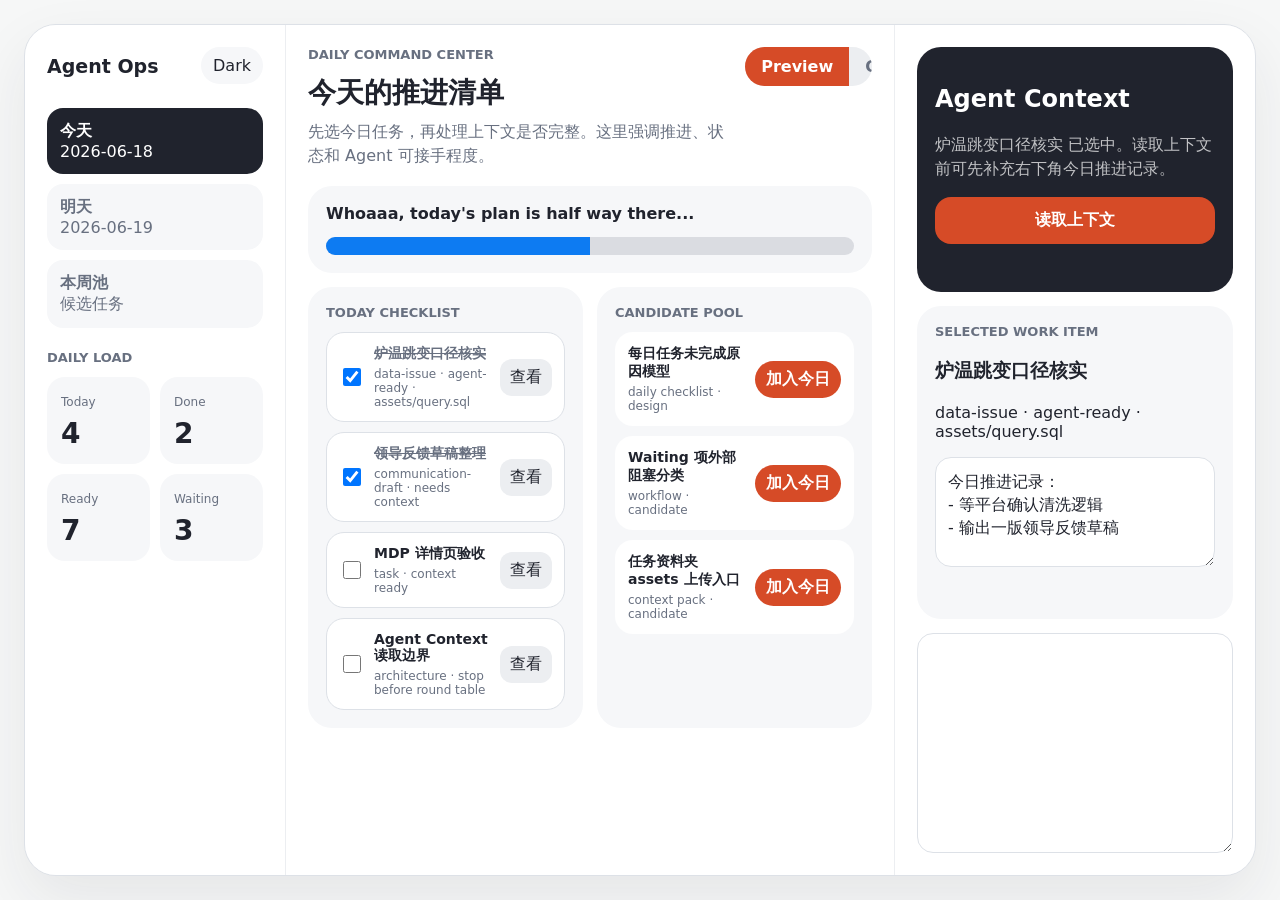
<file: design-demos/agent-ops-daily-demo.html>
<!doctype html>
<html lang="zh-CN" data-theme="light">
  <head>
    <meta charset="utf-8">
    <meta name="viewport" content="width=device-width, initial-scale=1">
    <title>Agent Operations Daily Demo</title>
    <style>
      :root {
        --bg: #f6f7f7;
        --canvas: #eceef1;
        --panel: #ffffff;
        --panel-soft: #f6f7f9;
        --ink: #20232d;
        --muted: #687080;
        --line: #dde1e7;
        --orange: #d64b27;
        --blue: #0d7bf2;
        --green: #078f43;
        --amber: #be6900;
        --shadow: 0 24px 60px rgba(33, 37, 45, 0.08);
        color-scheme: light;
        font-family: Inter, ui-sans-serif, system-ui, -apple-system, BlinkMacSystemFont, "Segoe UI", sans-serif;
      }

      [data-theme="dark"] {
        --bg: #16171b;
        --canvas: #23252b;
        --panel: #2c2f37;
        --panel-soft: #24272e;
        --ink: #f2f4f8;
        --muted: #a7afbd;
        --line: #3a3f49;
        --orange: #ef7045;
        --blue: #5ea5ff;
        --green: #38b56e;
        --amber: #df9442;
        --shadow: 0 28px 70px rgba(0, 0, 0, 0.28);
        color-scheme: dark;
      }

      * {
        box-sizing: border-box;
      }

      body {
        margin: 0;
        min-height: 100vh;
        background: var(--bg);
        color: var(--ink);
      }

      button,
      textarea {
        font: inherit;
      }

      .shell {
        padding: 24px;
      }

      .app {
        display: grid;
        grid-template-columns: 260px minmax(520px, 1fr) 360px;
        gap: 1px;
        overflow: hidden;
        min-height: calc(100vh - 48px);
        border: 1px solid var(--line);
        border-radius: 32px;
        background: var(--canvas);
        box-shadow: var(--shadow);
      }

      .pane {
        background: var(--panel);
        padding: 22px;
        overflow: auto;
      }

      .brand {
        display: flex;
        align-items: center;
        justify-content: space-between;
        margin-bottom: 24px;
      }

      .brand h1 {
        margin: 0;
        font-size: 19px;
      }

      .theme-toggle,
      .pill-button,
      .primary-button {
        border: 0;
        cursor: pointer;
      }

      .theme-toggle {
        border-radius: 999px;
        background: var(--panel-soft);
        color: var(--ink);
        padding: 9px 12px;
      }

      .date-stack {
        display: grid;
        gap: 10px;
      }

      .date-button {
        border: 0;
        border-radius: 16px;
        background: var(--panel-soft);
        color: var(--muted);
        cursor: pointer;
        padding: 13px;
        text-align: left;
      }

      .date-button.active {
        background: var(--ink);
        color: var(--panel);
      }

      .nav-block {
        margin-top: 22px;
      }

      .nav-block h2,
      .main-head h2,
      .side-title {
        margin: 0 0 12px;
        font-size: 13px;
        color: var(--muted);
        text-transform: uppercase;
      }

      .metric-grid {
        display: grid;
        grid-template-columns: repeat(2, 1fr);
        gap: 10px;
      }

      .metric {
        border-radius: 18px;
        background: var(--panel-soft);
        padding: 14px;
      }

      .metric span {
        color: var(--muted);
        font-size: 12px;
      }

      .metric strong {
        display: block;
        margin-top: 7px;
        font-size: 28px;
      }

      .main-head {
        display: flex;
        align-items: flex-start;
        justify-content: space-between;
        gap: 16px;
        margin-bottom: 18px;
      }

      .main-head h1 {
        margin: 0 0 8px;
        font-size: 28px;
      }

      .main-head p {
        margin: 0;
        color: var(--muted);
        line-height: 1.5;
      }

      .segmented {
        display: flex;
        overflow: hidden;
        border-radius: 999px;
        background: var(--canvas);
      }

      .segmented span {
        padding: 10px 16px;
        color: var(--muted);
        font-weight: 720;
      }

      .segmented .active {
        background: var(--orange);
        color: white;
      }

      .progress-card,
      .today-card,
      .queue-card,
      .agent-panel,
      .detail-panel {
        border-radius: 24px;
        background: var(--panel-soft);
        padding: 18px;
      }

      .progress-card {
        margin-bottom: 14px;
      }

      .progress-card h3 {
        margin: 0 0 14px;
        font-size: 16px;
      }

      .track {
        overflow: hidden;
        height: 18px;
        border-radius: 999px;
        background: color-mix(in oklab, var(--muted) 20%, transparent);
      }

      .fill {
        width: 50%;
        height: 100%;
        background: var(--blue);
        transition: width 180ms ease;
      }

      .section-grid {
        display: grid;
        grid-template-columns: 1fr 1fr;
        gap: 14px;
      }

      .task-list {
        display: grid;
        gap: 10px;
      }

      .task-row {
        display: grid;
        grid-template-columns: auto 1fr auto;
        gap: 10px;
        align-items: center;
        border: 1px solid var(--line);
        border-radius: 18px;
        background: var(--panel);
        padding: 12px;
      }

      .task-row input {
        width: 18px;
        height: 18px;
      }

      .task-row button {
        border: 0;
        border-radius: 12px;
        background: var(--canvas);
        color: var(--ink);
        cursor: pointer;
        padding: 8px 10px;
      }

      .task-title {
        display: grid;
        gap: 4px;
      }

      .task-title strong {
        font-size: 14px;
      }

      .task-title span {
        color: var(--muted);
        font-size: 12px;
      }

      .checked strong {
        text-decoration: line-through;
        color: var(--muted);
      }

      .queue-item {
        display: grid;
        grid-template-columns: 1fr auto;
        gap: 10px;
        align-items: center;
        border-radius: 18px;
        background: var(--panel);
        padding: 13px;
      }

      .pill-button {
        border-radius: 999px;
        background: var(--orange);
        color: #fff;
        padding: 8px 11px;
        font-weight: 760;
      }

      .side-stack {
        display: grid;
        gap: 14px;
      }

      .agent-panel {
        background: var(--ink);
        color: var(--panel);
      }

      .agent-panel p {
        color: color-mix(in oklab, var(--panel) 72%, transparent);
        line-height: 1.5;
      }

      .primary-button {
        width: 100%;
        border-radius: 16px;
        background: var(--orange);
        color: #fff;
        padding: 13px;
        font-weight: 800;
      }

      .context-output,
      .notes {
        width: 100%;
        border: 1px solid var(--line);
        border-radius: 16px;
        background: var(--panel);
        color: var(--ink);
        padding: 12px;
        line-height: 1.45;
        resize: vertical;
      }

      .context-output {
        min-height: 190px;
      }

      .notes {
        min-height: 110px;
      }

      @media (max-width: 1180px) {
        .app {
          grid-template-columns: 1fr;
        }
      }
    </style>
  </head>
  <body>
    <main class="shell">
      <section class="app">
        <aside class="pane">
          <div class="brand">
            <h1>Agent Ops</h1>
            <button class="theme-toggle" id="themeToggle">Dark</button>
          </div>

          <div class="date-stack" id="dateStack">
            <button class="date-button active" data-date="2026-06-18"><strong>今天</strong><br>2026-06-18</button>
            <button class="date-button" data-date="2026-06-19"><strong>明天</strong><br>2026-06-19</button>
            <button class="date-button" data-date="weekly"><strong>本周池</strong><br>候选任务</button>
          </div>

          <section class="nav-block">
            <h2>Daily Load</h2>
            <div class="metric-grid">
              <div class="metric"><span>Today</span><strong id="todayCount">4</strong></div>
              <div class="metric"><span>Done</span><strong id="doneCount">2</strong></div>
              <div class="metric"><span>Ready</span><strong>7</strong></div>
              <div class="metric"><span>Waiting</span><strong>3</strong></div>
            </div>
          </section>
        </aside>

        <section class="pane">
          <header class="main-head">
            <div>
              <h2>Daily Command Center</h2>
              <h1 id="dayTitle">今天的推进清单</h1>
              <p>先选今日任务，再处理上下文是否完整。这里强调推进、状态和 Agent 可接手程度。</p>
            </div>
            <div class="segmented"><span class="active">Preview</span><span>Code</span></div>
          </header>

          <section class="progress-card">
            <h3 id="progressTitle">Whoaaa, today's plan is half way there...</h3>
            <div class="track"><div class="fill" id="progressFill"></div></div>
          </section>

          <div class="section-grid">
            <section class="today-card">
              <h2 class="side-title">Today Checklist</h2>
              <div class="task-list" id="todayList"></div>
            </section>

            <section class="queue-card">
              <h2 class="side-title">Candidate Pool</h2>
              <div class="task-list" id="queueList"></div>
            </section>
          </div>
        </section>

        <aside class="pane side-stack">
          <section class="agent-panel">
            <h2>Agent Context</h2>
            <p id="selectedSummary">选择一个任务后，可以读取它的 task.md、context.md、ai-notes.md 与 assets。</p>
            <button class="primary-button" id="contextButton">读取上下文</button>
          </section>

          <section class="detail-panel">
            <h2 class="side-title">Selected Work Item</h2>
            <h3 id="selectedTitle">炉温跳变口径核实</h3>
            <p id="selectedMeta">data-issue · agent-ready · assets/query.sql</p>
            <textarea class="notes" id="dailyNotes">今日推进记录：
- 等平台确认清洗逻辑
- 输出一版领导反馈草稿</textarea>
          </section>

          <textarea class="context-output" id="contextOutput" readonly></textarea>
        </aside>
      </section>
    </main>

    <script>
      const tasks = [
        { id: 1, title: "炉温跳变口径核实", meta: "data-issue · agent-ready · assets/query.sql", done: true },
        { id: 2, title: "领导反馈草稿整理", meta: "communication-draft · needs context", done: true },
        { id: 3, title: "MDP 详情页验收", meta: "task · context ready", done: false },
        { id: 4, title: "Agent Context 读取边界", meta: "architecture · stop before round table", done: false }
      ];

      const queue = [
        { id: 5, title: "每日任务未完成原因模型", meta: "daily checklist · design" },
        { id: 6, title: "Waiting 项外部阻塞分类", meta: "workflow · candidate" },
        { id: 7, title: "任务资料夹 assets 上传入口", meta: "context pack · candidate" }
      ];

      let selected = tasks[0];

      function render() {
        const todayList = document.querySelector("#todayList");
        const queueList = document.querySelector("#queueList");
        todayList.innerHTML = "";
        queueList.innerHTML = "";

        for (const task of tasks) {
          const row = document.createElement("div");
          row.className = `task-row ${task.done ? "checked" : ""}`;
          row.innerHTML = `
            <input type="checkbox" ${task.done ? "checked" : ""} aria-label="完成 ${task.title}">
            <div class="task-title"><strong>${task.title}</strong><span>${task.meta}</span></div>
            <button type="button">查看</button>
          `;
          row.querySelector("input").addEventListener("change", (event) => {
            task.done = event.target.checked;
            render();
          });
          row.querySelector("button").addEventListener("click", () => {
            selected = task;
            updateSelected();
          });
          todayList.appendChild(row);
        }

        for (const item of queue) {
          const row = document.createElement("div");
          row.className = "queue-item";
          row.innerHTML = `
            <div class="task-title"><strong>${item.title}</strong><span>${item.meta}</span></div>
            <button class="pill-button" type="button">加入今日</button>
          `;
          row.querySelector("button").addEventListener("click", () => {
            tasks.push({...item, done: false});
            queue.splice(queue.indexOf(item), 1);
            render();
          });
          queueList.appendChild(row);
        }

        const done = tasks.filter((task) => task.done).length;
        document.querySelector("#todayCount").textContent = tasks.length;
        document.querySelector("#doneCount").textContent = done;
        document.querySelector("#progressFill").style.width = `${Math.round(done / tasks.length * 100)}%`;
        document.querySelector("#progressTitle").textContent = done === tasks.length ? "Today's plan is complete." : "Whoaaa, today's plan is half way there...";
        updateSelected();
      }

      function updateSelected() {
        document.querySelector("#selectedTitle").textContent = selected.title;
        document.querySelector("#selectedMeta").textContent = selected.meta;
        document.querySelector("#selectedSummary").textContent = `${selected.title} 已选中。读取上下文前可先补充右下角今日推进记录。`;
      }

      document.querySelector("#contextButton").addEventListener("click", () => {
        document.querySelector("#contextOutput").value = `# Agent Task Context

Work item: ${selected.title}
Meta: ${selected.meta}

## task.md
${selected.title}

## context.md
${document.querySelector("#dailyNotes").value}

## ai-notes.md
今日建议：先推进最小外部确认，再生成可发送反馈。

## assets
- assets/query.sql
- assets/platform-screenshot.png`;
      });

      document.querySelector("#themeToggle").addEventListener("click", () => {
        const root = document.documentElement;
        const dark = root.dataset.theme === "dark";
        root.dataset.theme = dark ? "light" : "dark";
        document.querySelector("#themeToggle").textContent = dark ? "Dark" : "Light";
      });

      document.querySelectorAll(".date-button").forEach((button) => {
        button.addEventListener("click", () => {
          document.querySelectorAll(".date-button").forEach((item) => item.classList.remove("active"));
          button.classList.add("active");
          document.querySelector("#dayTitle").textContent = button.dataset.date === "weekly" ? "本周候选任务池" : `${button.textContent.trim().split("\\n")[0]}的推进清单`;
        });
      });

      render();
    </script>
  </body>
</html>
</file>
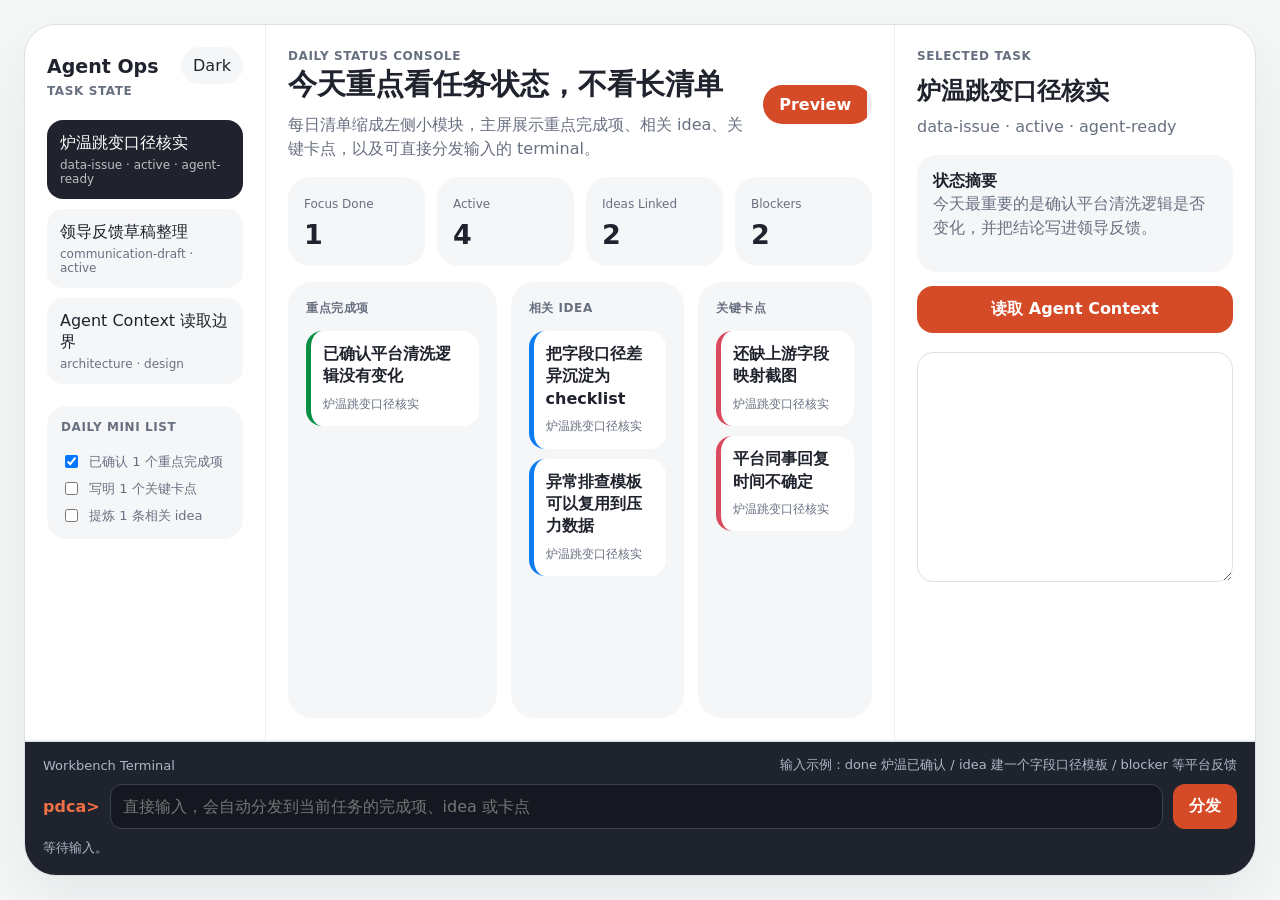
<file: design-demos/agent-ops-task-status-demo.html>
<!doctype html>
<html lang="zh-CN" data-theme="light">
  <head>
    <meta charset="utf-8">
    <meta name="viewport" content="width=device-width, initial-scale=1">
    <title>Agent Ops · Task Status Focus</title>
    <style>
      :root {
        --bg: #f6f7f7;
        --canvas: #eceef1;
        --panel: #ffffff;
        --soft: #f5f6f8;
        --ink: #20232d;
        --muted: #687080;
        --line: #dde1e7;
        --orange: #d64b27;
        --blue: #0d7bf2;
        --green: #078f43;
        --amber: #be6900;
        --red: #d94b5d;
        --shadow: 0 24px 60px rgba(33, 37, 45, 0.08);
        color-scheme: light;
        font-family: Inter, ui-sans-serif, system-ui, -apple-system, BlinkMacSystemFont, "Segoe UI", sans-serif;
      }

      [data-theme="dark"] {
        --bg: #15161a;
        --canvas: #23262d;
        --panel: #2d3038;
        --soft: #24272f;
        --ink: #f4f6fb;
        --muted: #a7afbd;
        --line: #3b404a;
        --orange: #ef7045;
        --blue: #61a7ff;
        --green: #39b875;
        --amber: #df9442;
        --red: #ec6f80;
        --shadow: 0 28px 70px rgba(0, 0, 0, 0.28);
        color-scheme: dark;
      }

      * { box-sizing: border-box; }
      body { margin: 0; min-height: 100vh; background: var(--bg); color: var(--ink); }
      button, input, textarea { font: inherit; }

      .shell { padding: 24px; }
      .app {
        display: grid;
        grid-template-columns: 240px minmax(620px, 1fr) 360px;
        grid-template-rows: 1fr auto;
        gap: 1px;
        overflow: hidden;
        min-height: calc(100vh - 48px);
        border: 1px solid var(--line);
        border-radius: 32px;
        background: var(--canvas);
        box-shadow: var(--shadow);
      }

      .pane { background: var(--panel); padding: 22px; overflow: auto; }
      .brand, .topbar, .panel-head, .terminal-head { display: flex; align-items: center; justify-content: space-between; gap: 14px; }
      h1, h2, h3, p { margin-top: 0; }
      .brand h1 { margin: 0; font-size: 19px; }
      .eyebrow { margin: 0 0 10px; color: var(--muted); font-size: 12px; font-weight: 780; letter-spacing: .05em; text-transform: uppercase; }
      .topbar h1 { margin: 0 0 8px; font-size: 29px; }
      .topbar p { margin: 0; color: var(--muted); line-height: 1.5; }

      .theme, .chip, .action, .task-button {
        border: 0;
        cursor: pointer;
      }

      .theme {
        border-radius: 999px;
        background: var(--soft);
        color: var(--ink);
        padding: 9px 12px;
      }

      .segmented {
        display: flex;
        overflow: hidden;
        border-radius: 999px;
        background: var(--canvas);
      }

      .segmented span { padding: 10px 16px; color: var(--muted); font-weight: 720; }
      .segmented .active { background: var(--orange); color: white; }

      .side-list { display: grid; gap: 10px; margin-top: 22px; }
      .task-button {
        border-radius: 16px;
        background: var(--soft);
        color: var(--ink);
        padding: 13px;
        text-align: left;
      }
      .task-button.active { background: var(--ink); color: var(--panel); }
      .task-button span { display: block; margin-top: 4px; color: var(--muted); font-size: 12px; }
      .task-button.active span { color: color-mix(in oklab, var(--panel) 70%, transparent); }

      .compact-daily {
        display: grid;
        gap: 8px;
        margin-top: 22px;
        border-radius: 20px;
        background: var(--soft);
        padding: 14px;
      }
      .mini-check { display: grid; grid-template-columns: auto 1fr; gap: 8px; align-items: center; color: var(--muted); font-size: 13px; }

      .main { display: grid; grid-template-rows: auto auto 1fr; gap: 16px; }
      .status-strip { display: grid; grid-template-columns: repeat(4, 1fr); gap: 12px; }
      .metric {
        border-radius: 22px;
        background: var(--soft);
        padding: 16px;
      }
      .metric span { color: var(--muted); font-size: 12px; }
      .metric strong { display: block; margin-top: 7px; font-size: 27px; }

      .focus-grid { display: grid; grid-template-columns: 1.2fr 1fr 1fr; gap: 14px; }
      .card {
        border-radius: 24px;
        background: var(--soft);
        padding: 18px;
        min-height: 220px;
      }
      .card h2 { margin-bottom: 14px; color: var(--muted); font-size: 12px; letter-spacing: .05em; text-transform: uppercase; }
      .item { border-radius: 16px; background: var(--panel); padding: 12px; line-height: 1.4; }
      .item + .item { margin-top: 10px; }
      .item strong { display: block; margin-bottom: 4px; }
      .item span { color: var(--muted); font-size: 12px; }
      .done { border-left: 5px solid var(--green); }
      .idea { border-left: 5px solid var(--blue); }
      .blocker { border-left: 5px solid var(--red); }

      .detail h2 { margin-bottom: 8px; font-size: 24px; }
      .detail p { color: var(--muted); line-height: 1.5; }
      .detail-box {
        border-radius: 20px;
        background: var(--soft);
        padding: 16px;
        margin-bottom: 14px;
      }
      .action {
        width: 100%;
        border-radius: 16px;
        background: var(--orange);
        color: white;
        padding: 13px;
        font-weight: 820;
      }
      .context-output {
        width: 100%;
        min-height: 230px;
        border: 1px solid var(--line);
        border-radius: 16px;
        background: var(--panel);
        color: var(--ink);
        padding: 12px;
        resize: vertical;
        line-height: 1.45;
      }

      .terminal {
        grid-column: 1 / -1;
        border-top: 1px solid var(--line);
        background: #1f232d;
        color: #f5f7fb;
        padding: 14px 18px 18px;
      }
      .terminal-head { margin-bottom: 10px; color: #aeb7c8; font-size: 13px; }
      .terminal-row { display: grid; grid-template-columns: auto 1fr auto; gap: 10px; align-items: center; }
      .prompt { color: #ef7045; font-weight: 850; }
      .terminal input {
        width: 100%;
        border: 1px solid #3b4250;
        border-radius: 12px;
        background: #151820;
        color: #f5f7fb;
        padding: 12px;
      }
      .terminal button {
        border: 0;
        border-radius: 12px;
        background: #d64b27;
        color: white;
        cursor: pointer;
        padding: 12px 16px;
        font-weight: 780;
      }
      .log { margin-top: 10px; color: #aeb7c8; font-size: 13px; }

      @media (max-width: 1180px) {
        .app, .focus-grid, .status-strip { grid-template-columns: 1fr; }
      }
    </style>
  </head>
  <body>
    <main class="shell">
      <section class="app">
        <aside class="pane">
          <div class="brand">
            <h1>Agent Ops</h1>
            <button class="theme" id="themeToggle">Dark</button>
          </div>
          <p class="eyebrow">Task State</p>
          <div class="side-list" id="taskList"></div>
          <section class="compact-daily">
            <p class="eyebrow">Daily Mini List</p>
            <label class="mini-check"><input type="checkbox" checked> 已确认 1 个重点完成项</label>
            <label class="mini-check"><input type="checkbox"> 写明 1 个关键卡点</label>
            <label class="mini-check"><input type="checkbox"> 提炼 1 条相关 idea</label>
          </section>
        </aside>

        <section class="pane main">
          <header class="topbar">
            <div>
              <p class="eyebrow">Daily Status Console</p>
              <h1>今天重点看任务状态，不看长清单</h1>
              <p>每日清单缩成左侧小模块，主屏展示重点完成项、相关 idea、关键卡点，以及可直接分发输入的 terminal。</p>
            </div>
            <div class="segmented"><span class="active">Preview</span><span>Code</span></div>
          </header>

          <section class="status-strip">
            <div class="metric"><span>Focus Done</span><strong id="doneCount">1</strong></div>
            <div class="metric"><span>Active</span><strong>4</strong></div>
            <div class="metric"><span>Ideas Linked</span><strong id="ideaCount">2</strong></div>
            <div class="metric"><span>Blockers</span><strong id="blockerCount">2</strong></div>
          </section>

          <section class="focus-grid">
            <div class="card">
              <h2>重点完成项</h2>
              <div id="doneItems"></div>
            </div>
            <div class="card">
              <h2>相关 Idea</h2>
              <div id="ideaItems"></div>
            </div>
            <div class="card">
              <h2>关键卡点</h2>
              <div id="blockerItems"></div>
            </div>
          </section>
        </section>

        <aside class="pane detail">
          <p class="eyebrow">Selected Task</p>
          <h2 id="selectedTitle"></h2>
          <p id="selectedMeta"></p>
          <div class="detail-box">
            <strong>状态摘要</strong>
            <p id="selectedSummary"></p>
          </div>
          <button class="action" id="readContext">读取 Agent Context</button>
          <br><br>
          <textarea class="context-output" id="contextOutput" readonly></textarea>
        </aside>

        <section class="terminal">
          <div class="terminal-head">
            <span>Workbench Terminal</span>
            <span>输入示例：done 炉温已确认 / idea 建一个字段口径模板 / blocker 等平台反馈</span>
          </div>
          <div class="terminal-row">
            <span class="prompt">pdca&gt;</span>
            <input id="terminalInput" placeholder="直接输入，会自动分发到当前任务的完成项、idea 或卡点">
            <button id="sendCommand">分发</button>
          </div>
          <div class="log" id="terminalLog">等待输入。</div>
        </section>
      </section>
    </main>

    <script>
      const tasks = [
        {
          title: "炉温跳变口径核实",
          meta: "data-issue · active · agent-ready",
          summary: "今天最重要的是确认平台清洗逻辑是否变化，并把结论写进领导反馈。",
          done: ["已确认平台清洗逻辑没有变化"],
          ideas: ["把字段口径差异沉淀为 checklist", "异常排查模板可以复用到压力数据"],
          blockers: ["还缺上游字段映射截图", "平台同事回复时间不确定"]
        },
        {
          title: "领导反馈草稿整理",
          meta: "communication-draft · active",
          summary: "需要把数据结论转成低摩擦、可发送的反馈语言。",
          done: ["已有第一版反馈结构"],
          ideas: ["保留事实/判断/下一步三段式"],
          blockers: ["缺最终确认口径"]
        },
        {
          title: "Agent Context 读取边界",
          meta: "architecture · design",
          summary: "做到 single-agent 读取上下文即可，Round Table 在下一阶段停住。",
          done: [],
          ideas: ["每日 terminal 可以直接追加到 context.md"],
          blockers: ["需要定义哪些输入会改 task 状态"]
        }
      ];

      let selected = tasks[0];

      function renderTasks() {
        const list = document.querySelector("#taskList");
        list.innerHTML = "";
        tasks.forEach((task) => {
          const button = document.createElement("button");
          button.className = `task-button ${task === selected ? "active" : ""}`;
          button.innerHTML = `${task.title}<span>${task.meta}</span>`;
          button.addEventListener("click", () => {
            selected = task;
            render();
          });
          list.appendChild(button);
        });
      }

      function renderGroup(id, items, kind) {
        const box = document.querySelector(id);
        box.innerHTML = "";
        const source = items.length ? items : ["暂无，等待 terminal 输入"];
        source.forEach((text) => {
          const item = document.createElement("div");
          item.className = `item ${kind}`;
          item.innerHTML = `<strong>${text}</strong><span>${selected.title}</span>`;
          box.appendChild(item);
        });
      }

      function render() {
        renderTasks();
        document.querySelector("#selectedTitle").textContent = selected.title;
        document.querySelector("#selectedMeta").textContent = selected.meta;
        document.querySelector("#selectedSummary").textContent = selected.summary;
        renderGroup("#doneItems", selected.done, "done");
        renderGroup("#ideaItems", selected.ideas, "idea");
        renderGroup("#blockerItems", selected.blockers, "blocker");
        document.querySelector("#doneCount").textContent = selected.done.length;
        document.querySelector("#ideaCount").textContent = selected.ideas.length;
        document.querySelector("#blockerCount").textContent = selected.blockers.length;
      }

      function dispatchCommand() {
        const input = document.querySelector("#terminalInput");
        const text = input.value.trim();
        if (!text) return;
        if (text.startsWith("done ")) {
          selected.done.push(text.replace("done ", ""));
          document.querySelector("#terminalLog").textContent = `已写入重点完成项：${selected.title}`;
        } else if (text.startsWith("idea ")) {
          selected.ideas.push(text.replace("idea ", ""));
          document.querySelector("#terminalLog").textContent = `已关联 idea：${selected.title}`;
        } else if (text.startsWith("blocker ")) {
          selected.blockers.push(text.replace("blocker ", ""));
          document.querySelector("#terminalLog").textContent = `已记录关键卡点：${selected.title}`;
        } else {
          selected.ideas.push(text);
          document.querySelector("#terminalLog").textContent = "未识别前缀，默认作为相关 idea 分发。";
        }
        input.value = "";
        render();
      }

      document.querySelector("#sendCommand").addEventListener("click", dispatchCommand);
      document.querySelector("#terminalInput").addEventListener("keydown", (event) => {
        if (event.key === "Enter") dispatchCommand();
      });
      document.querySelector("#readContext").addEventListener("click", () => {
        document.querySelector("#contextOutput").value = `# Agent Task Context

Task: ${selected.title}
Meta: ${selected.meta}

## Status Summary
${selected.summary}

## Focus Done
${selected.done.map((item) => `- ${item}`).join("\\n") || "- None"}

## Related Ideas
${selected.ideas.map((item) => `- ${item}`).join("\\n") || "- None"}

## Key Blockers
${selected.blockers.map((item) => `- ${item}`).join("\\n") || "- None"}`;
      });
      document.querySelector("#themeToggle").addEventListener("click", () => {
        const root = document.documentElement;
        root.dataset.theme = root.dataset.theme === "dark" ? "light" : "dark";
        document.querySelector("#themeToggle").textContent = root.dataset.theme === "dark" ? "Light" : "Dark";
      });
      render();
    </script>
  </body>
</html>
</file>
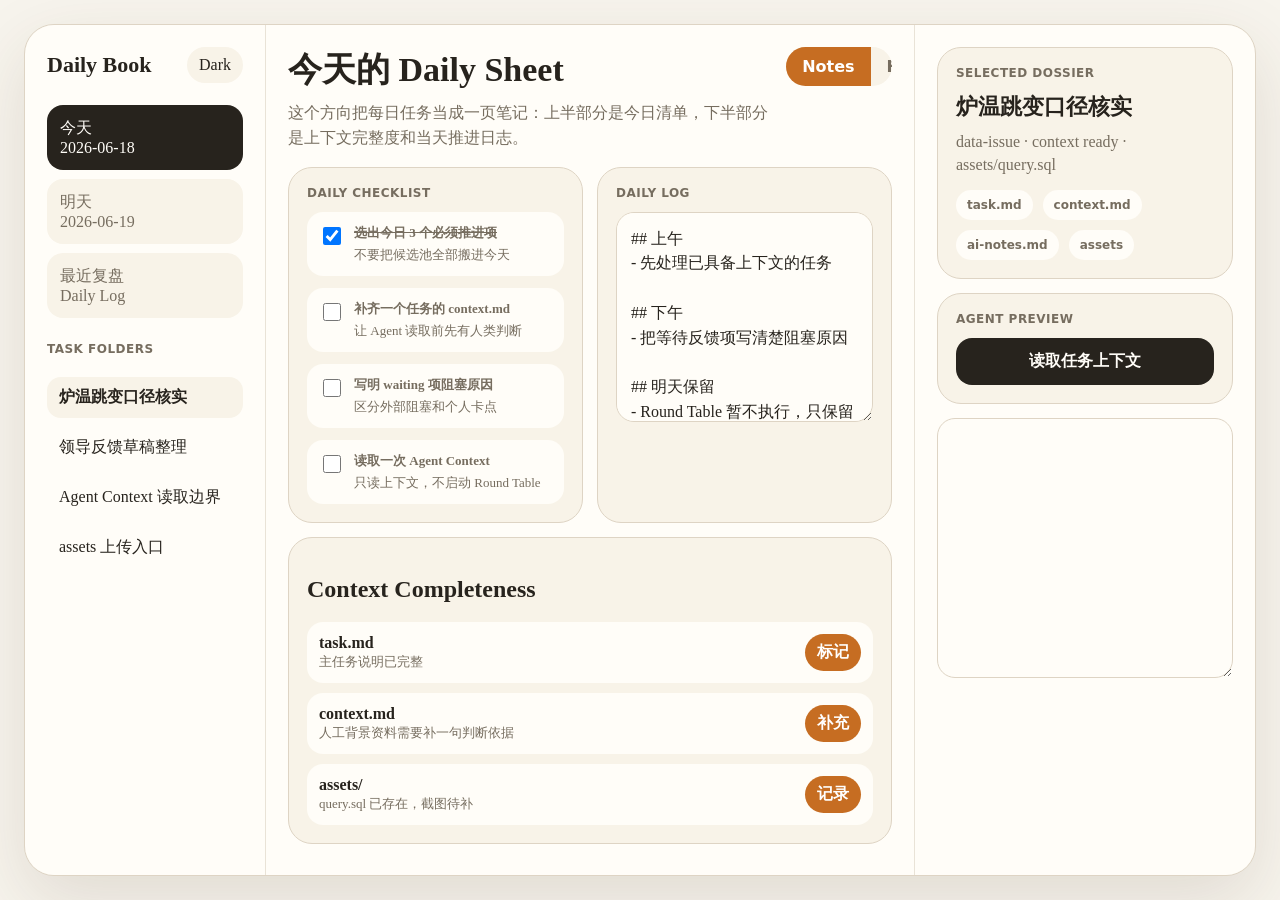
<file: design-demos/research-notebook-daily-demo.html>
<!doctype html>
<html lang="zh-CN" data-theme="light">
  <head>
    <meta charset="utf-8">
    <meta name="viewport" content="width=device-width, initial-scale=1">
    <title>Research Notebook Daily Demo</title>
    <style>
      :root {
        --bg: #f7f4ed;
        --desk: #e9e3d7;
        --paper: #fffdf8;
        --paper-2: #f8f3e8;
        --ink: #27231d;
        --muted: #766d5f;
        --line: #ded4c4;
        --accent: #c66d22;
        --green: #0b7b48;
        --blue: #286fba;
        --shadow: 0 24px 70px rgba(75, 55, 30, 0.13);
        color-scheme: light;
        font-family: ui-serif, "New York", "Iowan Old Style", "Source Han Serif SC", "Songti SC", serif;
      }

      [data-theme="dark"] {
        --bg: #171512;
        --desk: #242019;
        --paper: #2d2922;
        --paper-2: #252119;
        --ink: #f4ead8;
        --muted: #b8aa94;
        --line: #4b4234;
        --accent: #dc8a43;
        --green: #55bd83;
        --blue: #73a7dd;
        --shadow: 0 30px 80px rgba(0, 0, 0, 0.28);
        color-scheme: dark;
      }

      * {
        box-sizing: border-box;
      }

      body {
        margin: 0;
        min-height: 100vh;
        background: var(--bg);
        color: var(--ink);
      }

      button,
      textarea {
        font: inherit;
      }

      .shell {
        padding: 24px;
      }

      .notebook {
        display: grid;
        grid-template-columns: 240px minmax(520px, 1fr) 340px;
        gap: 1px;
        overflow: hidden;
        min-height: calc(100vh - 48px);
        border: 1px solid var(--line);
        border-radius: 30px;
        background: var(--desk);
        box-shadow: var(--shadow);
      }

      .pane {
        background: var(--paper);
        padding: 22px;
        overflow: auto;
      }

      .book-title {
        display: flex;
        align-items: center;
        justify-content: space-between;
        margin-bottom: 22px;
      }

      .book-title h1 {
        margin: 0;
        font-size: 22px;
      }

      .theme-toggle,
      .tab,
      .task-file,
      .small-button,
      .primary-button {
        border: 0;
        cursor: pointer;
      }

      .theme-toggle {
        border-radius: 999px;
        background: var(--paper-2);
        color: var(--ink);
        padding: 9px 12px;
      }

      .tabs {
        display: grid;
        gap: 9px;
      }

      .tab {
        border-radius: 16px;
        background: var(--paper-2);
        color: var(--muted);
        padding: 13px;
        text-align: left;
      }

      .tab.active {
        background: var(--ink);
        color: var(--paper);
      }

      .folder-list {
        display: grid;
        gap: 9px;
        margin-top: 24px;
      }

      .folder-list h2,
      .side h2,
      .daily-card h2 {
        margin: 0 0 12px;
        color: var(--muted);
        font-family: Inter, ui-sans-serif, system-ui, sans-serif;
        font-size: 12px;
        letter-spacing: 0.04em;
        text-transform: uppercase;
      }

      .task-file {
        border-radius: 14px;
        background: transparent;
        color: var(--ink);
        padding: 10px 12px;
        text-align: left;
      }

      .task-file.active {
        background: var(--paper-2);
        font-weight: 720;
      }

      .page-head {
        display: flex;
        align-items: flex-start;
        justify-content: space-between;
        gap: 18px;
        margin-bottom: 16px;
      }

      .page-head h1 {
        margin: 0 0 8px;
        font-size: 34px;
        letter-spacing: 0;
      }

      .page-head p {
        margin: 0;
        color: var(--muted);
        line-height: 1.55;
      }

      .segmented {
        display: flex;
        overflow: hidden;
        border-radius: 999px;
        background: var(--paper-2);
        font-family: Inter, ui-sans-serif, system-ui, sans-serif;
      }

      .segmented span {
        padding: 10px 16px;
        color: var(--muted);
        font-weight: 750;
      }

      .segmented .active {
        background: var(--accent);
        color: #fff;
      }

      .daily-grid {
        display: grid;
        grid-template-columns: 1fr 1fr;
        gap: 14px;
      }

      .daily-card,
      .context-card,
      .side-card {
        border: 1px solid var(--line);
        border-radius: 24px;
        background: var(--paper-2);
        padding: 18px;
      }

      .checklist {
        display: grid;
        gap: 12px;
      }

      .check-item {
        display: grid;
        grid-template-columns: auto 1fr;
        gap: 10px;
        align-items: start;
        border-radius: 16px;
        background: var(--paper);
        padding: 12px;
      }

      .check-item input {
        width: 18px;
        height: 18px;
        margin-top: 3px;
      }

      .check-item strong {
        display: block;
        margin-bottom: 4px;
      }

      .check-item span {
        color: var(--muted);
        font-size: 13px;
      }

      .check-item.done strong {
        color: var(--muted);
        text-decoration: line-through;
      }

      .journal {
        width: 100%;
        min-height: 210px;
        border: 1px solid var(--line);
        border-radius: 18px;
        background: var(--paper);
        color: var(--ink);
        padding: 14px;
        line-height: 1.55;
        resize: vertical;
      }

      .context-card {
        margin-top: 14px;
      }

      .context-row {
        display: grid;
        grid-template-columns: 1fr auto;
        gap: 12px;
        align-items: center;
        border-radius: 16px;
        background: var(--paper);
        padding: 12px;
      }

      .context-row + .context-row {
        margin-top: 10px;
      }

      .context-row span {
        color: var(--muted);
        font-size: 13px;
      }

      .small-button {
        border-radius: 999px;
        background: var(--accent);
        color: #fff;
        padding: 8px 12px;
        font-family: Inter, ui-sans-serif, system-ui, sans-serif;
        font-weight: 750;
      }

      .side {
        display: grid;
        align-content: start;
        gap: 14px;
      }

      .dossier-title {
        margin: 0 0 8px;
        font-size: 22px;
      }

      .meta {
        margin: 0 0 14px;
        color: var(--muted);
        line-height: 1.45;
      }

      .primary-button {
        width: 100%;
        border-radius: 16px;
        background: var(--ink);
        color: var(--paper);
        padding: 13px;
        font-family: Inter, ui-sans-serif, system-ui, sans-serif;
        font-weight: 800;
      }

      .agent-output {
        width: 100%;
        min-height: 260px;
        border: 1px solid var(--line);
        border-radius: 18px;
        background: var(--paper);
        color: var(--ink);
        padding: 14px;
        line-height: 1.5;
        resize: vertical;
      }

      .badge-row {
        display: flex;
        flex-wrap: wrap;
        gap: 10px;
      }

      .badge {
        border-radius: 999px;
        background: var(--paper);
        padding: 8px 11px;
        color: var(--muted);
        font-family: Inter, ui-sans-serif, system-ui, sans-serif;
        font-size: 12px;
        font-weight: 740;
      }

      @media (max-width: 1180px) {
        .notebook,
        .daily-grid {
          grid-template-columns: 1fr;
        }
      }
    </style>
  </head>
  <body>
    <main class="shell">
      <section class="notebook">
        <aside class="pane">
          <div class="book-title">
            <h1>Daily Book</h1>
            <button class="theme-toggle" id="themeToggle">Dark</button>
          </div>

          <nav class="tabs">
            <button class="tab active" data-day="2026-06-18">今天<br>2026-06-18</button>
            <button class="tab" data-day="2026-06-19">明天<br>2026-06-19</button>
            <button class="tab" data-day="archive">最近复盘<br>Daily Log</button>
          </nav>

          <section class="folder-list">
            <h2>Task Folders</h2>
            <button class="task-file active" data-id="temp">炉温跳变口径核实</button>
            <button class="task-file" data-id="draft">领导反馈草稿整理</button>
            <button class="task-file" data-id="agent">Agent Context 读取边界</button>
            <button class="task-file" data-id="assets">assets 上传入口</button>
          </section>
        </aside>

        <section class="pane">
          <header class="page-head">
            <div>
              <h1 id="pageTitle">今天的 Daily Sheet</h1>
              <p>这个方向把每日任务当成一页笔记：上半部分是今日清单，下半部分是上下文完整度和当天推进日志。</p>
            </div>
            <div class="segmented"><span class="active">Notes</span><span>Files</span></div>
          </header>

          <div class="daily-grid">
            <section class="daily-card">
              <h2>Daily Checklist</h2>
              <div class="checklist" id="checklist"></div>
            </section>

            <section class="daily-card">
              <h2>Daily Log</h2>
              <textarea class="journal" id="dailyLog">## 上午
- 先处理已具备上下文的任务

## 下午
- 把等待反馈项写清楚阻塞原因

## 明天保留
- Round Table 暂不执行，只保留接口边界</textarea>
            </section>
          </div>

          <section class="context-card">
            <h2>Context Completeness</h2>
            <div class="context-row">
              <div><strong>task.md</strong><br><span>主任务说明已完整</span></div>
              <button class="small-button" data-add="task.md reviewed">标记</button>
            </div>
            <div class="context-row">
              <div><strong>context.md</strong><br><span>人工背景资料需要补一句判断依据</span></div>
              <button class="small-button" data-add="context补充完成">补充</button>
            </div>
            <div class="context-row">
              <div><strong>assets/</strong><br><span>query.sql 已存在，截图待补</span></div>
              <button class="small-button" data-add="assets截图待补">记录</button>
            </div>
          </section>
        </section>

        <aside class="pane side">
          <section class="side-card">
            <h2>Selected Dossier</h2>
            <h3 class="dossier-title" id="dossierTitle">炉温跳变口径核实</h3>
            <p class="meta" id="dossierMeta">data-issue · context ready · assets/query.sql</p>
            <div class="badge-row">
              <span class="badge">task.md</span>
              <span class="badge">context.md</span>
              <span class="badge">ai-notes.md</span>
              <span class="badge">assets</span>
            </div>
          </section>

          <section class="side-card">
            <h2>Agent Preview</h2>
            <button class="primary-button" id="readContext">读取任务上下文</button>
          </section>

          <textarea class="agent-output" id="agentOutput" readonly></textarea>
        </aside>
      </section>
    </main>

    <script>
      const dossiers = {
        temp: { title: "炉温跳变口径核实", meta: "data-issue · context ready · assets/query.sql" },
        draft: { title: "领导反馈草稿整理", meta: "communication-draft · ai-notes pending" },
        agent: { title: "Agent Context 读取边界", meta: "architecture · stop before round table" },
        assets: { title: "assets 上传入口", meta: "context pack · not started" }
      };

      const checks = [
        { title: "选出今日 3 个必须推进项", note: "不要把候选池全部搬进今天", done: true },
        { title: "补齐一个任务的 context.md", note: "让 Agent 读取前先有人类判断", done: false },
        { title: "写明 waiting 项阻塞原因", note: "区分外部阻塞和个人卡点", done: false },
        { title: "读取一次 Agent Context", note: "只读上下文，不启动 Round Table", done: false }
      ];

      let selected = dossiers.temp;

      function renderChecks() {
        const checklist = document.querySelector("#checklist");
        checklist.innerHTML = "";
        for (const check of checks) {
          const row = document.createElement("label");
          row.className = `check-item ${check.done ? "done" : ""}`;
          row.innerHTML = `
            <input type="checkbox" ${check.done ? "checked" : ""}>
            <span><strong>${check.title}</strong><span>${check.note}</span></span>
          `;
          row.querySelector("input").addEventListener("change", (event) => {
            check.done = event.target.checked;
            renderChecks();
          });
          checklist.appendChild(row);
        }
      }

      function updateSelected(item) {
        selected = item;
        document.querySelector("#dossierTitle").textContent = item.title;
        document.querySelector("#dossierMeta").textContent = item.meta;
      }

      document.querySelectorAll(".task-file").forEach((button) => {
        button.addEventListener("click", () => {
          document.querySelectorAll(".task-file").forEach((item) => item.classList.remove("active"));
          button.classList.add("active");
          updateSelected(dossiers[button.dataset.id]);
        });
      });

      document.querySelectorAll(".tab").forEach((button) => {
        button.addEventListener("click", () => {
          document.querySelectorAll(".tab").forEach((item) => item.classList.remove("active"));
          button.classList.add("active");
          document.querySelector("#pageTitle").textContent = button.dataset.day === "archive" ? "最近复盘" : `${button.textContent.trim().split("\\n")[0]}的 Daily Sheet`;
        });
      });

      document.querySelectorAll("[data-add]").forEach((button) => {
        button.addEventListener("click", () => {
          const log = document.querySelector("#dailyLog");
          log.value = `${log.value}\\n- ${button.dataset.add}`;
        });
      });

      document.querySelector("#readContext").addEventListener("click", () => {
        document.querySelector("#agentOutput").value = `# Agent Task Context

Task: ${selected.title}
Meta: ${selected.meta}

## Daily Log
${document.querySelector("#dailyLog").value}

## Checklist State
${checks.map((check) => `- [${check.done ? "x" : " "}] ${check.title}`).join("\\n")}

## Files
- task.md
- context.md
- ai-notes.md
- assets/query.sql`;
      });

      document.querySelector("#themeToggle").addEventListener("click", () => {
        const root = document.documentElement;
        const dark = root.dataset.theme === "dark";
        root.dataset.theme = dark ? "light" : "dark";
        document.querySelector("#themeToggle").textContent = dark ? "Dark" : "Light";
      });

      renderChecks();
    </script>
  </body>
</html>
</file>
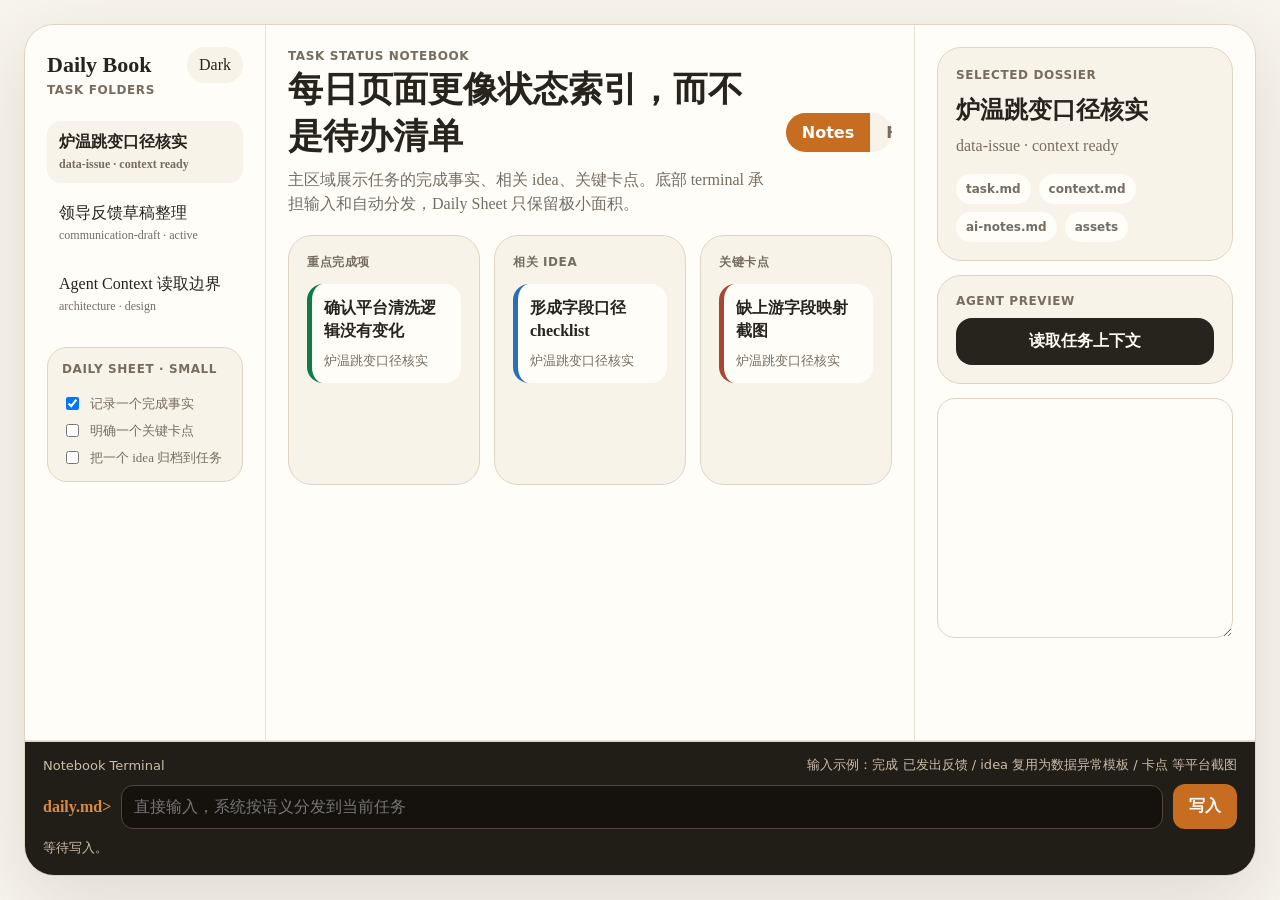
<file: design-demos/research-notebook-task-status-demo.html>
<!doctype html>
<html lang="zh-CN" data-theme="light">
  <head>
    <meta charset="utf-8">
    <meta name="viewport" content="width=device-width, initial-scale=1">
    <title>Research Notebook · Task Status Focus</title>
    <style>
      :root {
        --bg: #f7f4ed;
        --desk: #e9e3d7;
        --paper: #fffdf8;
        --soft: #f8f3e8;
        --ink: #27231d;
        --muted: #766d5f;
        --line: #ded4c4;
        --accent: #c66d22;
        --green: #0b7b48;
        --blue: #286fba;
        --red: #a84731;
        --shadow: 0 24px 70px rgba(75, 55, 30, 0.13);
        color-scheme: light;
        font-family: ui-serif, "New York", "Iowan Old Style", "Source Han Serif SC", "Songti SC", serif;
      }

      [data-theme="dark"] {
        --bg: #171512;
        --desk: #242019;
        --paper: #2d2922;
        --soft: #252119;
        --ink: #f4ead8;
        --muted: #b8aa94;
        --line: #4b4234;
        --accent: #dc8a43;
        --green: #55bd83;
        --blue: #73a7dd;
        --red: #e37d64;
        --shadow: 0 30px 80px rgba(0, 0, 0, 0.28);
        color-scheme: dark;
      }

      * { box-sizing: border-box; }
      body { margin: 0; min-height: 100vh; background: var(--bg); color: var(--ink); }
      button, input, textarea { font: inherit; }

      .shell { padding: 24px; }
      .book {
        display: grid;
        grid-template-columns: 240px minmax(620px, 1fr) 340px;
        grid-template-rows: 1fr auto;
        gap: 1px;
        overflow: hidden;
        min-height: calc(100vh - 48px);
        border: 1px solid var(--line);
        border-radius: 30px;
        background: var(--desk);
        box-shadow: var(--shadow);
      }

      .pane { background: var(--paper); padding: 22px; overflow: auto; }
      h1, h2, h3, p { margin-top: 0; }
      .top, .book-title, .terminal-head { display: flex; align-items: center; justify-content: space-between; gap: 16px; }
      .book-title h1 { margin: 0; font-size: 22px; }
      .eyebrow {
        margin: 0 0 10px;
        color: var(--muted);
        font-family: Inter, ui-sans-serif, system-ui, sans-serif;
        font-size: 12px;
        font-weight: 800;
        letter-spacing: .05em;
        text-transform: uppercase;
      }

      .theme, .folder, .small, .primary { border: 0; cursor: pointer; }
      .theme { border-radius: 999px; background: var(--soft); color: var(--ink); padding: 9px 12px; }
      .folder-list { display: grid; gap: 9px; margin-top: 24px; }
      .folder {
        border-radius: 14px;
        background: transparent;
        color: var(--ink);
        padding: 11px 12px;
        text-align: left;
      }
      .folder.active { background: var(--soft); font-weight: 780; }
      .folder span { display: block; margin-top: 4px; color: var(--muted); font-size: 12px; }

      .mini-daily {
        display: grid;
        gap: 8px;
        margin-top: 22px;
        border: 1px solid var(--line);
        border-radius: 20px;
        background: var(--soft);
        padding: 14px;
      }
      .mini-daily label { display: grid; grid-template-columns: auto 1fr; gap: 8px; align-items: center; color: var(--muted); font-size: 13px; }

      .top h1 { margin: 0 0 8px; font-size: 35px; }
      .top p { margin: 0; max-width: 720px; color: var(--muted); line-height: 1.55; }
      .segmented {
        display: flex;
        overflow: hidden;
        border-radius: 999px;
        background: var(--soft);
        font-family: Inter, ui-sans-serif, system-ui, sans-serif;
      }
      .segmented span { padding: 10px 16px; color: var(--muted); font-weight: 750; }
      .segmented .active { background: var(--accent); color: #fff; }

      .status-map {
        display: grid;
        grid-template-columns: 1fr 1fr 1fr;
        gap: 14px;
        margin-top: 18px;
      }
      .paper-card {
        border: 1px solid var(--line);
        border-radius: 24px;
        background: var(--soft);
        padding: 18px;
        min-height: 250px;
      }
      .paper-card h2 { margin-bottom: 13px; color: var(--muted); font-family: Inter, ui-sans-serif, system-ui, sans-serif; font-size: 12px; letter-spacing: .05em; text-transform: uppercase; }
      .note {
        border-radius: 16px;
        background: var(--paper);
        padding: 12px;
        line-height: 1.45;
      }
      .note + .note { margin-top: 10px; }
      .note strong { display: block; margin-bottom: 5px; }
      .note span { color: var(--muted); font-size: 13px; }
      .complete { border-left: 5px solid var(--green); }
      .idea { border-left: 5px solid var(--blue); }
      .blocker { border-left: 5px solid var(--red); }

      .selected-card, .agent-card {
        border: 1px solid var(--line);
        border-radius: 24px;
        background: var(--soft);
        padding: 18px;
        margin-bottom: 14px;
      }
      .selected-card h2 { margin-bottom: 8px; font-size: 24px; }
      .selected-card p { color: var(--muted); line-height: 1.5; }
      .badge-row { display: flex; flex-wrap: wrap; gap: 8px; }
      .badge { border-radius: 999px; background: var(--paper); color: var(--muted); padding: 8px 10px; font-family: Inter, ui-sans-serif, system-ui, sans-serif; font-size: 12px; font-weight: 740; }
      .primary { width: 100%; border-radius: 16px; background: var(--ink); color: var(--paper); padding: 13px; font-family: Inter, ui-sans-serif, system-ui, sans-serif; font-weight: 820; }
      .agent-output { width: 100%; min-height: 240px; border: 1px solid var(--line); border-radius: 18px; background: var(--paper); color: var(--ink); padding: 14px; line-height: 1.5; resize: vertical; }

      .terminal {
        grid-column: 1 / -1;
        border-top: 1px solid var(--line);
        background: #211d17;
        color: #f8efe0;
        padding: 14px 18px 18px;
      }
      .terminal-head { margin-bottom: 10px; color: #cbbda8; font-family: Inter, ui-sans-serif, system-ui, sans-serif; font-size: 13px; }
      .terminal-row { display: grid; grid-template-columns: auto 1fr auto; gap: 10px; align-items: center; }
      .prompt { color: #dc8a43; font-weight: 850; }
      .terminal input { width: 100%; border: 1px solid #514536; border-radius: 12px; background: #15120e; color: #f8efe0; padding: 12px; }
      .terminal button { border: 0; border-radius: 12px; background: #c66d22; color: #fff; cursor: pointer; padding: 12px 16px; font-weight: 780; }
      .log { margin-top: 10px; color: #cbbda8; font-family: Inter, ui-sans-serif, system-ui, sans-serif; font-size: 13px; }

      @media (max-width: 1180px) {
        .book, .status-map { grid-template-columns: 1fr; }
      }
    </style>
  </head>
  <body>
    <main class="shell">
      <section class="book">
        <aside class="pane">
          <div class="book-title">
            <h1>Daily Book</h1>
            <button class="theme" id="themeToggle">Dark</button>
          </div>
          <p class="eyebrow">Task Folders</p>
          <div class="folder-list" id="folderList"></div>
          <section class="mini-daily">
            <p class="eyebrow">Daily Sheet · Small</p>
            <label><input type="checkbox" checked> 记录一个完成事实</label>
            <label><input type="checkbox"> 明确一个关键卡点</label>
            <label><input type="checkbox"> 把一个 idea 归档到任务</label>
          </section>
        </aside>

        <section class="pane">
          <header class="top">
            <div>
              <p class="eyebrow">Task Status Notebook</p>
              <h1>每日页面更像状态索引，而不是待办清单</h1>
              <p>主区域展示任务的完成事实、相关 idea、关键卡点。底部 terminal 承担输入和自动分发，Daily Sheet 只保留极小面积。</p>
            </div>
            <div class="segmented"><span class="active">Notes</span><span>Files</span></div>
          </header>

          <section class="status-map">
            <article class="paper-card">
              <h2>重点完成项</h2>
              <div id="completeNotes"></div>
            </article>
            <article class="paper-card">
              <h2>相关 Idea</h2>
              <div id="ideaNotes"></div>
            </article>
            <article class="paper-card">
              <h2>关键卡点</h2>
              <div id="blockerNotes"></div>
            </article>
          </section>
        </section>

        <aside class="pane">
          <section class="selected-card">
            <p class="eyebrow">Selected Dossier</p>
            <h2 id="selectedTitle"></h2>
            <p id="selectedMeta"></p>
            <div class="badge-row">
              <span class="badge">task.md</span>
              <span class="badge">context.md</span>
              <span class="badge">ai-notes.md</span>
              <span class="badge">assets</span>
            </div>
          </section>
          <section class="agent-card">
            <p class="eyebrow">Agent Preview</p>
            <button class="primary" id="readContext">读取任务上下文</button>
          </section>
          <textarea class="agent-output" id="agentOutput" readonly></textarea>
        </aside>

        <section class="terminal">
          <div class="terminal-head">
            <span>Notebook Terminal</span>
            <span>输入示例：完成 已发出反馈 / idea 复用为数据异常模板 / 卡点 等平台截图</span>
          </div>
          <div class="terminal-row">
            <span class="prompt">daily.md&gt;</span>
            <input id="terminalInput" placeholder="直接输入，系统按语义分发到当前任务">
            <button id="sendCommand">写入</button>
          </div>
          <div class="log" id="terminalLog">等待写入。</div>
        </section>
      </section>
    </main>

    <script>
      const folders = [
        { title: "炉温跳变口径核实", meta: "data-issue · context ready", complete: ["确认平台清洗逻辑没有变化"], ideas: ["形成字段口径 checklist"], blockers: ["缺上游字段映射截图"] },
        { title: "领导反馈草稿整理", meta: "communication-draft · active", complete: ["写出事实/判断/下一步结构"], ideas: ["反馈模板做成 reusable prompt"], blockers: ["等待最终结论"] },
        { title: "Agent Context 读取边界", meta: "architecture · design", complete: [], ideas: ["terminal 输入可以自动追加到 context.md"], blockers: ["需要定义状态同步规则"] }
      ];
      let selected = folders[0];

      function renderFolders() {
        const list = document.querySelector("#folderList");
        list.innerHTML = "";
        folders.forEach((folder) => {
          const button = document.createElement("button");
          button.className = `folder ${folder === selected ? "active" : ""}`;
          button.innerHTML = `${folder.title}<span>${folder.meta}</span>`;
          button.addEventListener("click", () => {
            selected = folder;
            render();
          });
          list.appendChild(button);
        });
      }

      function renderColumn(selector, items, className) {
        const box = document.querySelector(selector);
        box.innerHTML = "";
        (items.length ? items : ["暂无，等待 terminal 写入"]).forEach((text) => {
          const node = document.createElement("div");
          node.className = `note ${className}`;
          node.innerHTML = `<strong>${text}</strong><span>${selected.title}</span>`;
          box.appendChild(node);
        });
      }

      function render() {
        renderFolders();
        document.querySelector("#selectedTitle").textContent = selected.title;
        document.querySelector("#selectedMeta").textContent = selected.meta;
        renderColumn("#completeNotes", selected.complete, "complete");
        renderColumn("#ideaNotes", selected.ideas, "idea");
        renderColumn("#blockerNotes", selected.blockers, "blocker");
      }

      function dispatch() {
        const input = document.querySelector("#terminalInput");
        const text = input.value.trim();
        if (!text) return;
        if (text.startsWith("完成 ")) {
          selected.complete.push(text.replace("完成 ", ""));
          document.querySelector("#terminalLog").textContent = "已写入重点完成项。";
        } else if (text.startsWith("idea ")) {
          selected.ideas.push(text.replace("idea ", ""));
          document.querySelector("#terminalLog").textContent = "已写入相关 idea。";
        } else if (text.startsWith("卡点 ")) {
          selected.blockers.push(text.replace("卡点 ", ""));
          document.querySelector("#terminalLog").textContent = "已写入关键卡点。";
        } else {
          selected.ideas.push(text);
          document.querySelector("#terminalLog").textContent = "未识别前缀，默认写入相关 idea。";
        }
        input.value = "";
        render();
      }

      document.querySelector("#sendCommand").addEventListener("click", dispatch);
      document.querySelector("#terminalInput").addEventListener("keydown", (event) => {
        if (event.key === "Enter") dispatch();
      });
      document.querySelector("#readContext").addEventListener("click", () => {
        document.querySelector("#agentOutput").value = `# Agent Task Context

Task: ${selected.title}
Meta: ${selected.meta}

## 重点完成项
${selected.complete.map((item) => `- ${item}`).join("\\n") || "- None"}

## 相关 Idea
${selected.ideas.map((item) => `- ${item}`).join("\\n") || "- None"}

## 关键卡点
${selected.blockers.map((item) => `- ${item}`).join("\\n") || "- None"}

## Files
- task.md
- context.md
- ai-notes.md
- assets/`;
      });
      document.querySelector("#themeToggle").addEventListener("click", () => {
        const root = document.documentElement;
        root.dataset.theme = root.dataset.theme === "dark" ? "light" : "dark";
        document.querySelector("#themeToggle").textContent = root.dataset.theme === "dark" ? "Light" : "Dark";
      });
      render();
    </script>
  </body>
</html>
</file>
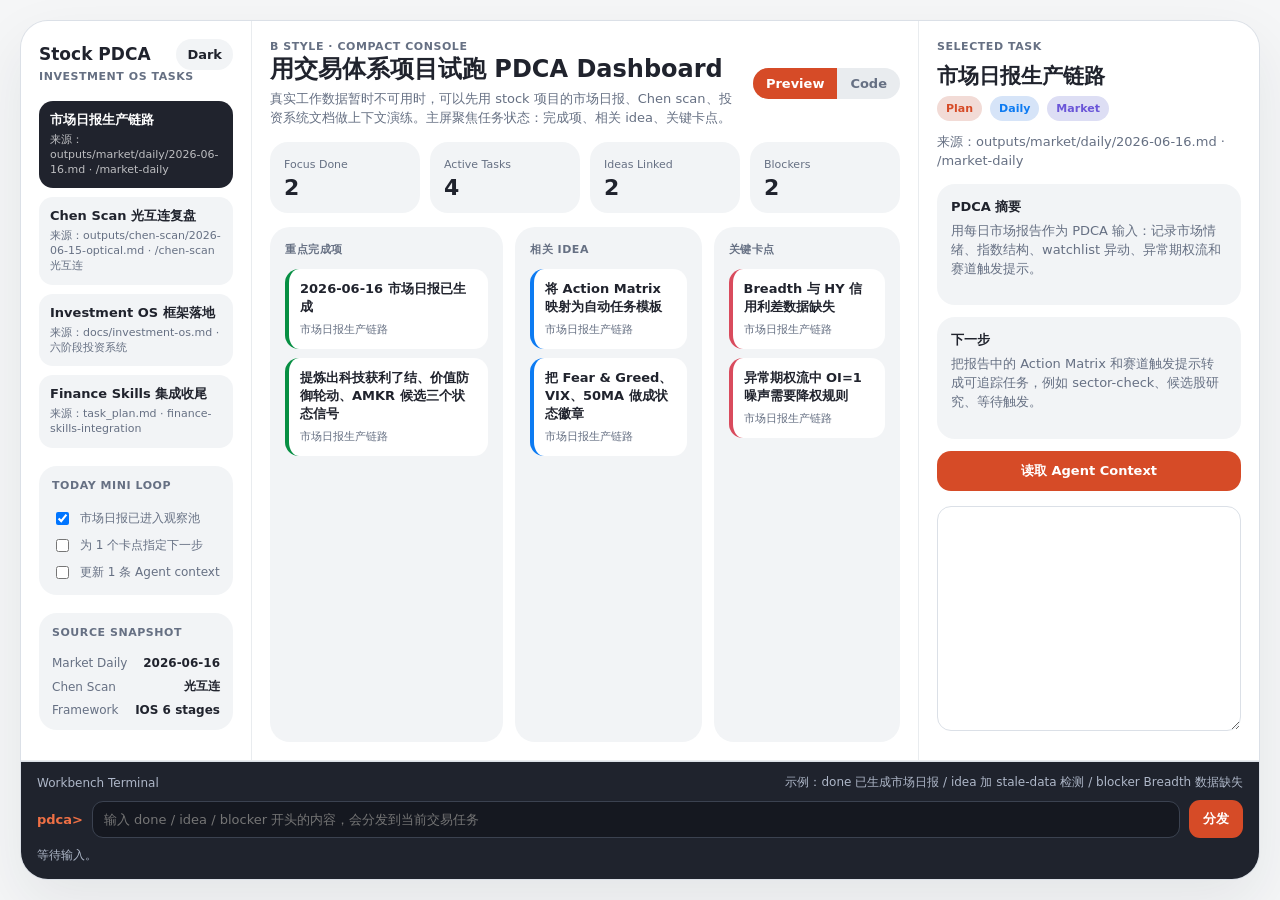
<file: design-demos/stock-pdca-agent-ops-demo.html>
<!doctype html>
<html lang="zh-CN" data-theme="light">
  <head>
    <meta charset="utf-8">
    <meta name="viewport" content="width=device-width, initial-scale=1">
    <title>Stock PDCA · Agent Ops Compact</title>
    <style>
      :root {
        --bg: #f5f6f7;
        --canvas: #e9ecef;
        --panel: #ffffff;
        --soft: #f2f4f6;
        --ink: #20232d;
        --muted: #667083;
        --line: #dbe0e7;
        --orange: #d64b27;
        --blue: #0d7bf2;
        --green: #078f43;
        --amber: #bc6900;
        --red: #d94b5d;
        --violet: #6a55d8;
        --shadow: 0 24px 60px rgba(31, 36, 45, 0.08);
        color-scheme: light;
        font-family: Inter, ui-sans-serif, system-ui, -apple-system, BlinkMacSystemFont, "Segoe UI", sans-serif;
        font-size: 13px;
      }

      [data-theme="dark"] {
        --bg: #15161a;
        --canvas: #23262d;
        --panel: #2c3038;
        --soft: #242830;
        --ink: #f4f6fb;
        --muted: #a7afbd;
        --line: #3b404a;
        --orange: #ef7045;
        --blue: #61a7ff;
        --green: #39b875;
        --amber: #df9442;
        --red: #ec6f80;
        --violet: #a493ff;
        --shadow: 0 28px 70px rgba(0, 0, 0, 0.28);
        color-scheme: dark;
      }

      * { box-sizing: border-box; }
      body { margin: 0; min-height: 100vh; background: var(--bg); color: var(--ink); }
      button, input, textarea { font: inherit; }
      button { border: 0; cursor: pointer; }

      .shell { padding: 20px; }
      .app {
        display: grid;
        grid-template-columns: 230px minmax(620px, 1fr) 340px;
        grid-template-rows: 1fr auto;
        gap: 1px;
        min-height: calc(100vh - 40px);
        overflow: hidden;
        border: 1px solid var(--line);
        border-radius: 28px;
        background: var(--canvas);
        box-shadow: var(--shadow);
      }

      .pane { background: var(--panel); padding: 18px; overflow: auto; }
      .brand, .topbar, .panel-head, .terminal-head, .source-row { display: flex; align-items: center; justify-content: space-between; gap: 12px; }
      h1, h2, h3, p { margin-top: 0; }
      .brand h1 { margin: 0; font-size: 17px; line-height: 1.2; }
      .eyebrow { margin: 0 0 9px; color: var(--muted); font-size: 11px; font-weight: 780; letter-spacing: .05em; text-transform: uppercase; }
      .topbar h1 { margin: 0 0 7px; font-size: 24px; line-height: 1.18; }
      .topbar p { margin: 0; color: var(--muted); line-height: 1.45; max-width: 760px; }

      .theme {
        border-radius: 999px;
        background: var(--soft);
        color: var(--ink);
        padding: 8px 11px;
        font-weight: 720;
      }

      .segmented {
        display: flex;
        flex-shrink: 0;
        overflow: hidden;
        border-radius: 999px;
        background: var(--canvas);
      }

      .segmented span { padding: 8px 13px; color: var(--muted); font-weight: 760; }
      .segmented .active { background: var(--orange); color: #fff; }

      .side-list { display: grid; gap: 9px; margin-top: 18px; }
      .task-button {
        width: 100%;
        border-radius: 14px;
        background: var(--soft);
        color: var(--ink);
        padding: 11px;
        text-align: left;
      }
      .task-button.active { background: var(--ink); color: var(--panel); }
      .task-button strong { display: block; font-size: 13px; line-height: 1.3; }
      .task-button span { display: block; margin-top: 4px; color: var(--muted); font-size: 11px; line-height: 1.35; }
      .task-button.active span { color: color-mix(in oklab, var(--panel) 70%, transparent); }

      .compact-daily, .source-card {
        display: grid;
        gap: 8px;
        margin-top: 18px;
        border-radius: 18px;
        background: var(--soft);
        padding: 13px;
      }
      .mini-check { display: grid; grid-template-columns: auto 1fr; gap: 8px; align-items: center; color: var(--muted); font-size: 12px; line-height: 1.35; }
      .source-row { color: var(--muted); font-size: 12px; }
      .source-row strong { color: var(--ink); }

      .main { display: grid; grid-template-rows: auto auto 1fr; gap: 14px; }
      .status-strip { display: grid; grid-template-columns: repeat(4, 1fr); gap: 10px; }
      .metric {
        border-radius: 18px;
        background: var(--soft);
        padding: 14px;
      }
      .metric span { color: var(--muted); font-size: 11px; }
      .metric strong { display: block; margin-top: 6px; font-size: 22px; line-height: 1; }

      .focus-grid { display: grid; grid-template-columns: 1.25fr 1fr 1fr; gap: 12px; }
      .card {
        border-radius: 20px;
        background: var(--soft);
        padding: 15px;
        min-height: 235px;
      }
      .card h2 { margin-bottom: 12px; color: var(--muted); font-size: 11px; letter-spacing: .05em; text-transform: uppercase; }
      .item { border-radius: 14px; background: var(--panel); padding: 11px; line-height: 1.38; }
      .item + .item { margin-top: 9px; }
      .item strong { display: block; margin-bottom: 4px; font-size: 13px; }
      .item span { color: var(--muted); font-size: 11px; }
      .done { border-left: 4px solid var(--green); }
      .idea { border-left: 4px solid var(--blue); }
      .blocker { border-left: 4px solid var(--red); }

      .detail h2 { margin-bottom: 7px; font-size: 21px; line-height: 1.2; }
      .detail p { color: var(--muted); line-height: 1.45; }
      .detail-box {
        border-radius: 18px;
        background: var(--soft);
        padding: 14px;
        margin-bottom: 12px;
      }
      .detail-box strong { display: block; margin-bottom: 6px; }
      .pill-row { display: flex; flex-wrap: wrap; gap: 8px; margin: 0 0 12px; }
      .pill {
        border-radius: 999px;
        background: var(--soft);
        color: var(--muted);
        padding: 6px 9px;
        font-size: 11px;
        font-weight: 720;
      }
      .pill.hot { background: color-mix(in oklab, var(--orange) 16%, var(--soft)); color: var(--orange); }
      .pill.blue { background: color-mix(in oklab, var(--blue) 14%, var(--soft)); color: var(--blue); }
      .pill.violet { background: color-mix(in oklab, var(--violet) 14%, var(--soft)); color: var(--violet); }

      .action {
        width: 100%;
        border-radius: 14px;
        background: var(--orange);
        color: white;
        padding: 11px;
        font-weight: 820;
      }
      .context-output {
        width: 100%;
        min-height: 225px;
        border: 1px solid var(--line);
        border-radius: 14px;
        background: var(--panel);
        color: var(--ink);
        padding: 11px;
        resize: vertical;
        line-height: 1.42;
      }

      .terminal {
        grid-column: 1 / -1;
        border-top: 1px solid var(--line);
        background: #1f232d;
        color: #f5f7fb;
        padding: 12px 16px 15px;
      }
      .terminal-head { margin-bottom: 9px; color: #aeb7c8; font-size: 12px; }
      .terminal-row { display: grid; grid-template-columns: auto 1fr auto; gap: 9px; align-items: center; }
      .prompt { color: #ef7045; font-weight: 850; }
      .terminal input {
        width: 100%;
        border: 1px solid #3b4250;
        border-radius: 11px;
        background: #151820;
        color: #f5f7fb;
        padding: 10px 11px;
      }
      .terminal button {
        border-radius: 11px;
        background: #d64b27;
        color: white;
        padding: 10px 14px;
        font-weight: 780;
      }
      .log { margin-top: 9px; color: #aeb7c8; font-size: 12px; }

      @media (max-width: 1180px) {
        .app { grid-template-columns: 1fr; }
        .focus-grid, .status-strip { grid-template-columns: 1fr; }
      }
    </style>
  </head>
  <body>
    <main class="shell">
      <section class="app">
        <aside class="pane">
          <div class="brand">
            <h1>Stock PDCA</h1>
            <button class="theme" id="themeToggle">Dark</button>
          </div>
          <p class="eyebrow">Investment OS Tasks</p>
          <div class="side-list" id="taskList"></div>

          <section class="compact-daily">
            <p class="eyebrow">Today Mini Loop</p>
            <label class="mini-check"><input type="checkbox" checked> 市场日报已进入观察池</label>
            <label class="mini-check"><input type="checkbox"> 为 1 个卡点指定下一步</label>
            <label class="mini-check"><input type="checkbox"> 更新 1 条 Agent context</label>
          </section>

          <section class="source-card">
            <p class="eyebrow">Source Snapshot</p>
            <div class="source-row"><span>Market Daily</span><strong>2026-06-16</strong></div>
            <div class="source-row"><span>Chen Scan</span><strong>光互连</strong></div>
            <div class="source-row"><span>Framework</span><strong>IOS 6 stages</strong></div>
          </section>
        </aside>

        <section class="pane main">
          <header class="topbar">
            <div>
              <p class="eyebrow">B Style · Compact Console</p>
              <h1>用交易体系项目试跑 PDCA Dashboard</h1>
              <p>真实工作数据暂时不可用时，可以先用 stock 项目的市场日报、Chen scan、投资系统文档做上下文演练。主屏聚焦任务状态：完成项、相关 idea、关键卡点。</p>
            </div>
            <div class="segmented"><span class="active">Preview</span><span>Code</span></div>
          </header>

          <section class="status-strip">
            <div class="metric"><span>Focus Done</span><strong id="doneCount">2</strong></div>
            <div class="metric"><span>Active Tasks</span><strong>4</strong></div>
            <div class="metric"><span>Ideas Linked</span><strong id="ideaCount">2</strong></div>
            <div class="metric"><span>Blockers</span><strong id="blockerCount">2</strong></div>
          </section>

          <section class="focus-grid">
            <div class="card">
              <h2>重点完成项</h2>
              <div id="doneItems"></div>
            </div>
            <div class="card">
              <h2>相关 Idea</h2>
              <div id="ideaItems"></div>
            </div>
            <div class="card">
              <h2>关键卡点</h2>
              <div id="blockerItems"></div>
            </div>
          </section>
        </section>

        <aside class="pane detail">
          <p class="eyebrow">Selected Task</p>
          <h2 id="selectedTitle"></h2>
          <div class="pill-row" id="selectedTags"></div>
          <p id="selectedMeta"></p>
          <div class="detail-box">
            <strong>PDCA 摘要</strong>
            <p id="selectedSummary"></p>
          </div>
          <div class="detail-box">
            <strong>下一步</strong>
            <p id="selectedNext"></p>
          </div>
          <button class="action" id="readContext">读取 Agent Context</button>
          <br><br>
          <textarea class="context-output" id="contextOutput" readonly></textarea>
        </aside>

        <section class="terminal">
          <div class="terminal-head">
            <span>Workbench Terminal</span>
            <span>示例：done 已生成市场日报 / idea 加 stale-data 检测 / blocker Breadth 数据缺失</span>
          </div>
          <div class="terminal-row">
            <span class="prompt">pdca&gt;</span>
            <input id="terminalInput" placeholder="输入 done / idea / blocker 开头的内容，会分发到当前交易任务">
            <button id="sendCommand">分发</button>
          </div>
          <div class="log" id="terminalLog">等待输入。</div>
        </section>
      </section>
    </main>

    <script>
      const tasks = [
        {
          title: "市场日报生产链路",
          meta: "来源：outputs/market/daily/2026-06-16.md · /market-daily",
          tags: ["Plan", "Daily", "Market"],
          summary: "用每日市场报告作为 PDCA 输入：记录市场情绪、指数结构、watchlist 异动、异常期权流和赛道触发提示。",
          next: "把报告中的 Action Matrix 和赛道触发提示转成可追踪任务，例如 sector-check、候选股研究、等待触发。",
          done: ["2026-06-16 市场日报已生成", "提炼出科技获利了结、价值防御轮动、AMKR 候选三个状态信号"],
          ideas: ["将 Action Matrix 映射为自动任务模板", "把 Fear & Greed、VIX、50MA 做成状态徽章"],
          blockers: ["Breadth 与 HY 信用利差数据缺失", "异常期权流中 OI=1 噪声需要降权规则"]
        },
        {
          title: "Chen Scan 光互连复盘",
          meta: "来源：outputs/chen-scan/2026-06-15-optical.md · /chen-scan 光互连",
          tags: ["Do", "Research", "Optical"],
          summary: "光互连 scan 给出 CRDO、COHR、AAOI 等候选，并判断赛道处于中后期扩张。适合测试任务详情页和 context 读取。",
          next: "把 CRDO / COHR 的下一步研究动作拆成独立任务，同时把 OCC / LWLG 的等待条件写成 watch trigger。",
          done: ["综合排名和 Stage 1/2/3 评估已完整输出", "CRDO 与 COHR 被标记为优先研究对象"],
          ideas: ["为每个 ticker 建一个 PDCA 子任务文件夹", "把等待条件转成可执行 trigger，例如 MA50 回踩或 EPS 转正"],
          blockers: ["部分公司 backlog 信息不完整", "小市值翻倍窗口和大市值追涨逻辑需要分开口径"]
        },
        {
          title: "Investment OS 框架落地",
          meta: "来源：docs/investment-os.md · 六阶段投资系统",
          tags: ["Check", "Framework", "IOS"],
          summary: "IOS 文档定义了 idea generation、fundamental research、technical confirmation、portfolio allocation、execution、position management 六个阶段。",
          next: "把六阶段映射成任务生命周期字段，先服务单 Agent 读取上下文，Round Table 后续再接。",
          done: ["识别出 BAIT、Moneyball PW EV、Asset Type、Chen Yun Method、SEPA 等核心框架", "确认 command inventory 可作为任务类型来源"],
          ideas: ["任务详情页增加 framework checklist", "把 /stock-analyze、/morning-check、/market-daily 映射为任务 action"],
          blockers: ["框架信息很长，主页面只应保留状态摘要", "需要定义哪些字段写入 task status，哪些保存在 context 文档"]
        },
        {
          title: "Finance Skills 集成收尾",
          meta: "来源：task_plan.md · finance-skills-integration",
          tags: ["Act", "Tooling", "Skills"],
          summary: "task_plan 显示 finance-skills integration 的读文件和编辑阶段完成，commit 阶段仍 in_progress。",
          next: "把未完成 commit 作为项目治理卡点记录；如果主线要接 GitHub，再进入独立 Git 流程。",
          done: ["stock-entry、stock-exit、etf-check、etf-analyze 的集成计划已列清", "Phase 1 与 Phase 2 已完成"],
          ideas: ["PDCA 可以自动识别 task_plan 中的 complete / in_progress", "把 commit 阶段作为 Act 状态单独呈现"],
          blockers: ["Git 状态需要在 stock 项目内确认，当前 demo 不应直接修改外部项目", "跨项目读取时需要权限和路径策略"]
        }
      ];

      let selected = tasks[0];

      function renderTasks() {
        const list = document.querySelector("#taskList");
        list.innerHTML = "";
        tasks.forEach((task) => {
          const button = document.createElement("button");
          button.className = `task-button ${task === selected ? "active" : ""}`;
          button.innerHTML = `<strong>${task.title}</strong><span>${task.meta}</span>`;
          button.addEventListener("click", () => {
            selected = task;
            render();
          });
          list.appendChild(button);
        });
      }

      function renderTags() {
        const box = document.querySelector("#selectedTags");
        box.innerHTML = "";
        selected.tags.forEach((tag, index) => {
          const pill = document.createElement("span");
          pill.className = `pill ${index === 0 ? "hot" : index === 1 ? "blue" : "violet"}`;
          pill.textContent = tag;
          box.appendChild(pill);
        });
      }

      function renderGroup(id, items, kind) {
        const box = document.querySelector(id);
        box.innerHTML = "";
        const source = items.length ? items : ["暂无，等待 terminal 输入"];
        source.forEach((text) => {
          const item = document.createElement("div");
          item.className = `item ${kind}`;
          item.innerHTML = `<strong>${text}</strong><span>${selected.title}</span>`;
          box.appendChild(item);
        });
      }

      function render() {
        renderTasks();
        renderTags();
        document.querySelector("#selectedTitle").textContent = selected.title;
        document.querySelector("#selectedMeta").textContent = selected.meta;
        document.querySelector("#selectedSummary").textContent = selected.summary;
        document.querySelector("#selectedNext").textContent = selected.next;
        renderGroup("#doneItems", selected.done, "done");
        renderGroup("#ideaItems", selected.ideas, "idea");
        renderGroup("#blockerItems", selected.blockers, "blocker");
        document.querySelector("#doneCount").textContent = selected.done.length;
        document.querySelector("#ideaCount").textContent = selected.ideas.length;
        document.querySelector("#blockerCount").textContent = selected.blockers.length;
      }

      function dispatchCommand() {
        const input = document.querySelector("#terminalInput");
        const text = input.value.trim();
        if (!text) return;
        if (text.startsWith("done ")) {
          selected.done.push(text.replace("done ", ""));
          document.querySelector("#terminalLog").textContent = `已写入重点完成项：${selected.title}`;
        } else if (text.startsWith("idea ")) {
          selected.ideas.push(text.replace("idea ", ""));
          document.querySelector("#terminalLog").textContent = `已关联 idea：${selected.title}`;
        } else if (text.startsWith("blocker ")) {
          selected.blockers.push(text.replace("blocker ", ""));
          document.querySelector("#terminalLog").textContent = `已记录关键卡点：${selected.title}`;
        } else {
          selected.ideas.push(text);
          document.querySelector("#terminalLog").textContent = "未识别前缀，默认作为相关 idea 分发。";
        }
        input.value = "";
        render();
      }

      document.querySelector("#sendCommand").addEventListener("click", dispatchCommand);
      document.querySelector("#terminalInput").addEventListener("keydown", (event) => {
        if (event.key === "Enter") dispatchCommand();
      });
      document.querySelector("#readContext").addEventListener("click", () => {
        document.querySelector("#contextOutput").value = `# Agent Task Context

Task: ${selected.title}
Meta: ${selected.meta}
Tags: ${selected.tags.join(", ")}

## PDCA Summary
${selected.summary}

## Next Step
${selected.next}

## Focus Done
${selected.done.map((item) => `- ${item}`).join("\\n") || "- None"}

## Related Ideas
${selected.ideas.map((item) => `- ${item}`).join("\\n") || "- None"}

## Key Blockers
${selected.blockers.map((item) => `- ${item}`).join("\\n") || "- None"}`;
      });
      document.querySelector("#themeToggle").addEventListener("click", () => {
        const root = document.documentElement;
        root.dataset.theme = root.dataset.theme === "dark" ? "light" : "dark";
        document.querySelector("#themeToggle").textContent = root.dataset.theme === "dark" ? "Light" : "Dark";
      });
      render();
    </script>
  </body>
</html>
</file>
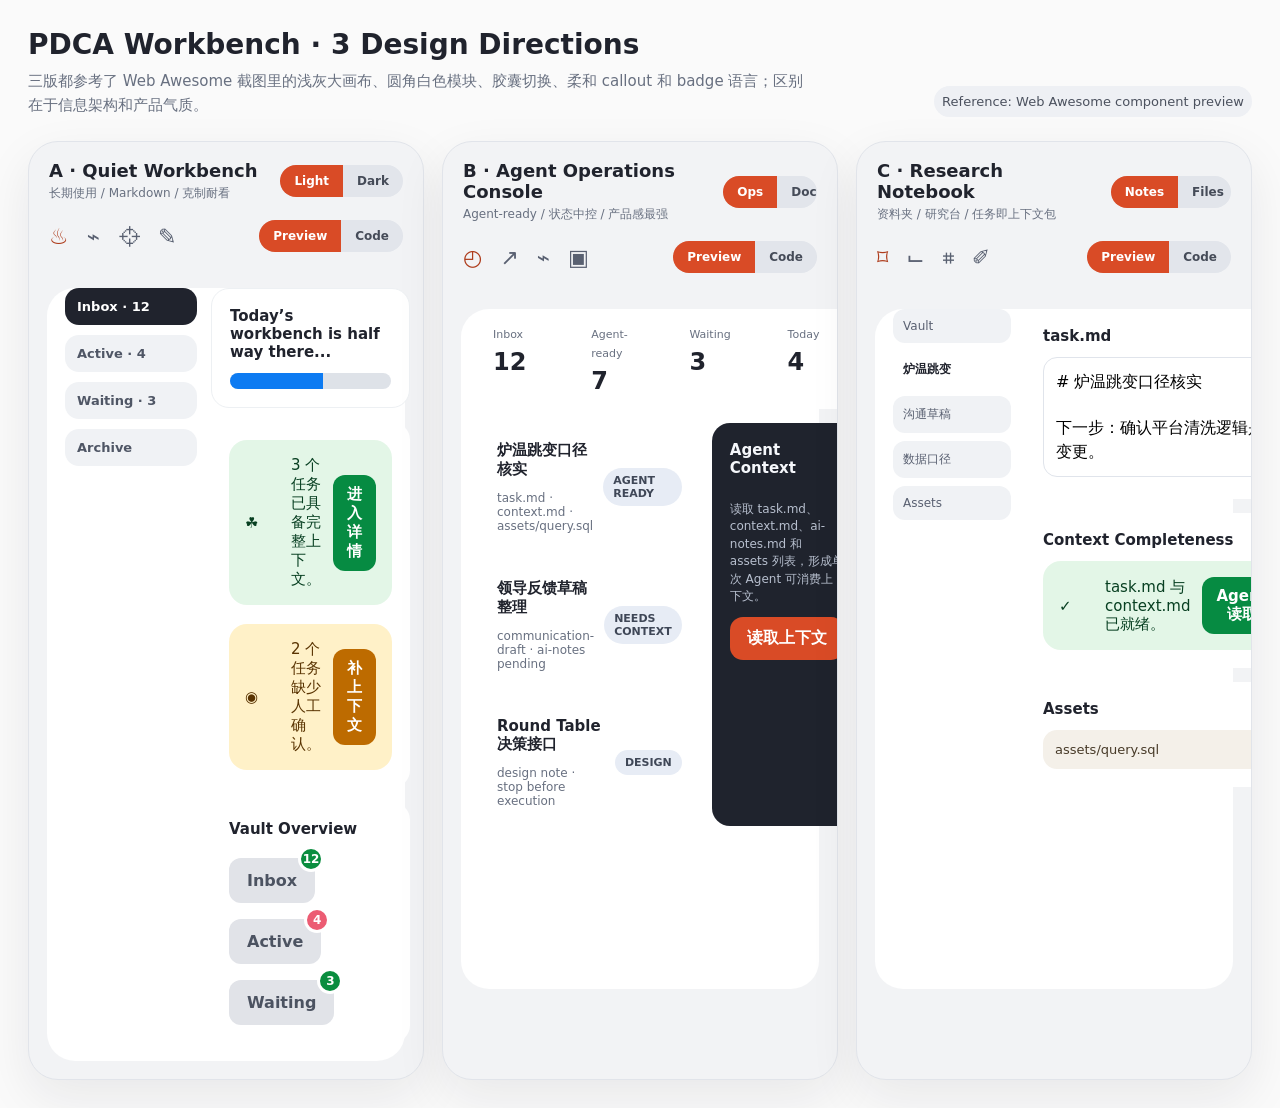
<file: design-demos/workbench-design-directions.html>
<!doctype html>
<html lang="zh-CN">
  <head>
    <meta charset="utf-8">
    <meta name="viewport" content="width=device-width, initial-scale=1">
    <title>PDCA Workbench Design Directions</title>
    <style>
      :root {
        color-scheme: light;
        --ink: #20232d;
        --muted: #687080;
        --line: #e1e4ea;
        --canvas: #f2f3f5;
        --panel: #ffffff;
        --orange: #d94b26;
        --blue: #0d7bf2;
        --green: #068b42;
        --amber: #bd6b00;
        --radius-xl: 28px;
        --radius-lg: 18px;
        --radius-md: 12px;
        font-family: Inter, ui-sans-serif, system-ui, -apple-system, BlinkMacSystemFont, "Segoe UI", sans-serif;
      }

      * {
        box-sizing: border-box;
      }

      body {
        margin: 0;
        background: #fafafa;
        color: var(--ink);
      }

      .page {
        padding: 28px;
      }

      .intro {
        display: grid;
        grid-template-columns: 1fr auto;
        gap: 24px;
        align-items: end;
        margin: 0 auto 24px;
        max-width: 1500px;
      }

      .intro h1 {
        margin: 0 0 8px;
        font-size: 28px;
        letter-spacing: 0;
      }

      .intro p {
        margin: 0;
        max-width: 780px;
        color: var(--muted);
        font-size: 15px;
        line-height: 1.6;
      }

      .source-pill {
        border-radius: 999px;
        background: #eef0f4;
        padding: 8px;
        color: #4b515e;
        font-size: 13px;
      }

      .grid {
        display: grid;
        grid-template-columns: repeat(3, minmax(360px, 1fr));
        gap: 18px;
        margin: 0 auto;
        max-width: 1500px;
      }

      .direction {
        overflow: hidden;
        border: 1px solid var(--line);
        border-radius: 30px;
        background: var(--canvas);
        box-shadow: 0 18px 50px rgba(28, 31, 38, 0.08);
      }

      .direction-head {
        display: flex;
        align-items: center;
        justify-content: space-between;
        gap: 16px;
        padding: 18px 20px 0;
      }

      .direction-title {
        display: grid;
        gap: 4px;
      }

      .direction-title h2 {
        margin: 0;
        font-size: 18px;
      }

      .direction-title span {
        color: var(--muted);
        font-size: 12px;
      }

      .segmented {
        display: flex;
        overflow: hidden;
        border-radius: 999px;
        background: #e2e5eb;
        padding: 0;
        white-space: nowrap;
      }

      .segmented span {
        padding: 9px 14px;
        color: #454b58;
        font-weight: 680;
        font-size: 12px;
      }

      .segmented .active {
        background: var(--orange);
        color: white;
      }

      .mock {
        margin: 18px;
        border-radius: var(--radius-xl);
        background: var(--panel);
        min-height: 680px;
      }

      .wa-toolbar {
        display: flex;
        align-items: center;
        justify-content: space-between;
        padding: 18px 20px;
      }

      .icons {
        display: flex;
        gap: 18px;
        color: #596071;
        font-size: 22px;
      }

      .icons .hot {
        color: #ae3d1d;
      }

      .quiet-layout {
        display: grid;
        grid-template-columns: 132px 1fr;
        gap: 14px;
        padding: 0 18px 18px;
      }

      .quiet-sidebar {
        display: grid;
        gap: 10px;
        align-content: start;
      }

      .nav-item {
        border-radius: 14px;
        padding: 11px 12px;
        background: #f0f2f5;
        color: #4f5665;
        font-size: 13px;
        font-weight: 650;
      }

      .nav-item.active {
        background: #20232d;
        color: #fff;
      }

      .quiet-main {
        display: grid;
        gap: 14px;
      }

      .progress-card,
      .callout-card,
      .badge-card,
      .task-card,
      .agent-card,
      .dossier-card {
        border-radius: var(--radius-lg);
        background: #fff;
        padding: 18px;
      }

      .progress-card {
        border: 1px solid #edf0f3;
      }

      .progress-card h3,
      .callout-card h3,
      .badge-card h3,
      .task-card h3,
      .agent-card h3,
      .dossier-card h3 {
        margin: 0 0 12px;
        font-size: 15px;
      }

      .progress-track {
        overflow: hidden;
        height: 16px;
        border-radius: 999px;
        background: #dee2e8;
      }

      .progress-fill {
        width: 58%;
        height: 100%;
        background: var(--blue);
      }

      .mini-board {
        display: grid;
        grid-template-columns: repeat(3, 1fr);
        gap: 10px;
      }

      .mini-column {
        display: grid;
        gap: 8px;
        min-width: 0;
      }

      .mini-column strong {
        color: #545b69;
        font-size: 12px;
      }

      .mini-card {
        border: 1px solid #e5e8ee;
        border-radius: 14px;
        padding: 10px;
        font-size: 12px;
        line-height: 1.35;
      }

      .mini-card em {
        display: block;
        margin-bottom: 6px;
        color: #858d9b;
        font-style: normal;
      }

      .soft-green {
        background: #e3f6e7;
        color: #073f21;
      }

      .soft-amber {
        background: #fff1c8;
        color: #5a3402;
      }

      .callout {
        display: grid;
        grid-template-columns: 34px 1fr auto;
        gap: 12px;
        align-items: center;
        border-radius: 18px;
        padding: 16px;
        font-size: 15px;
      }

      .callout button {
        border: 0;
        border-radius: 12px;
        padding: 10px 14px;
        background: var(--green);
        color: #fff;
        font: inherit;
        font-weight: 700;
      }

      .soft-amber button {
        background: var(--amber);
      }

      .badges {
        display: flex;
        flex-wrap: wrap;
        gap: 16px;
        padding-top: 8px;
      }

      .badge-button {
        position: relative;
        border-radius: 12px;
        background: #e1e3e8;
        padding: 13px 18px;
        color: #4c5361;
        font-weight: 720;
      }

      .dot {
        position: absolute;
        top: -12px;
        right: -9px;
        display: grid;
        place-items: center;
        min-width: 26px;
        height: 26px;
        border: 3px solid #fff;
        border-radius: 999px;
        background: #0a8d3f;
        color: white;
        font-size: 12px;
      }

      .dot.warn {
        background: #ec5c73;
      }

      .ops-shell {
        display: grid;
        grid-template-rows: auto 1fr;
        gap: 14px;
        padding: 0 18px 18px;
      }

      .ops-metrics {
        display: grid;
        grid-template-columns: repeat(4, 1fr);
        gap: 10px;
      }

      .metric {
        border-radius: 16px;
        background: #fff;
        padding: 14px;
      }

      .metric span {
        color: var(--muted);
        font-size: 11px;
      }

      .metric strong {
        display: block;
        margin-top: 6px;
        font-size: 24px;
      }

      .ops-body {
        display: grid;
        grid-template-columns: 1fr 150px;
        gap: 12px;
      }

      .ops-list {
        display: grid;
        gap: 10px;
      }

      .task-card {
        display: grid;
        grid-template-columns: 1fr auto;
        gap: 10px;
        align-items: center;
      }

      .task-card p {
        margin: 5px 0 0;
        color: var(--muted);
        font-size: 12px;
      }

      .status-pill {
        border-radius: 999px;
        background: #e7ecf5;
        padding: 6px 10px;
        color: #3f4757;
        font-size: 11px;
        font-weight: 760;
      }

      .agent-card {
        display: grid;
        align-content: start;
        gap: 12px;
        background: #1f232d;
        color: #f5f7fb;
      }

      .agent-card p {
        margin: 0;
        color: #b7bfce;
        font-size: 12px;
        line-height: 1.45;
      }

      .agent-card button {
        border: 0;
        border-radius: 13px;
        padding: 11px 12px;
        background: #d94b26;
        color: white;
        font: inherit;
        font-weight: 760;
      }

      .notebook-shell {
        display: grid;
        grid-template-columns: 118px 1fr;
        gap: 14px;
        padding: 0 18px 18px;
      }

      .tree {
        display: grid;
        gap: 8px;
        align-content: start;
        color: #596071;
        font-size: 12px;
      }

      .tree div {
        border-radius: 12px;
        background: #f0f2f5;
        padding: 10px;
      }

      .tree .selected {
        background: #fff;
        color: #20232d;
        font-weight: 760;
      }

      .dossier {
        display: grid;
        gap: 14px;
      }

      .dossier-card textarea {
        width: 100%;
        min-height: 120px;
        resize: none;
        border: 1px solid #e0e4eb;
        border-radius: 14px;
        padding: 12px;
        font: inherit;
        line-height: 1.45;
      }

      .file-row {
        display: grid;
        grid-template-columns: 1fr auto;
        gap: 12px;
        align-items: center;
        border-radius: 14px;
        background: #f4f0e9;
        padding: 12px;
        color: #473a28;
        font-size: 13px;
      }

      @media (max-width: 1180px) {
        .grid {
          grid-template-columns: 1fr;
        }
      }
    </style>
  </head>
  <body>
    <main class="page">
      <section class="intro">
        <div>
          <h1>PDCA Workbench · 3 Design Directions</h1>
          <p>三版都参考了 Web Awesome 截图里的浅灰大画布、圆角白色模块、胶囊切换、柔和 callout 和 badge 语言；区别在于信息架构和产品气质。</p>
        </div>
        <div class="source-pill">Reference: Web Awesome component preview</div>
      </section>

      <section class="grid">
        <article class="direction">
          <div class="direction-head">
            <div class="direction-title">
              <h2>A · Quiet Workbench</h2>
              <span>长期使用 / Markdown / 克制耐看</span>
            </div>
            <div class="segmented"><span class="active">Light</span><span>Dark</span></div>
          </div>
          <div class="wa-toolbar">
            <div class="icons"><span class="hot">♨</span><span>⌁</span><span>⌖</span><span>✎</span></div>
            <div class="segmented"><span class="active">Preview</span><span>Code</span></div>
          </div>
          <div class="mock">
            <div class="quiet-layout">
              <nav class="quiet-sidebar">
                <div class="nav-item active">Inbox · 12</div>
                <div class="nav-item">Active · 4</div>
                <div class="nav-item">Waiting · 3</div>
                <div class="nav-item">Archive</div>
              </nav>
              <div class="quiet-main">
                <section class="progress-card">
                  <h3>Today’s workbench is half way there...</h3>
                  <div class="progress-track"><div class="progress-fill"></div></div>
                </section>
                <section class="callout-card">
                  <div class="callout soft-green">
                    <span>☘</span><span>3 个任务已具备完整上下文。</span><button>进入详情</button>
                  </div>
                  <br>
                  <div class="callout soft-amber">
                    <span>◉</span><span>2 个任务缺少人工确认。</span><button>补上下文</button>
                  </div>
                </section>
                <section class="badge-card">
                  <h3>Vault Overview</h3>
                  <div class="badges">
                    <div class="badge-button">Inbox <span class="dot">12</span></div>
                    <div class="badge-button">Active <span class="dot warn">4</span></div>
                    <div class="badge-button">Waiting <span class="dot">3</span></div>
                  </div>
                </section>
              </div>
            </div>
          </div>
        </article>

        <article class="direction">
          <div class="direction-head">
            <div class="direction-title">
              <h2>B · Agent Operations Console</h2>
              <span>Agent-ready / 状态中控 / 产品感最强</span>
            </div>
            <div class="segmented"><span class="active">Ops</span><span>Docs</span></div>
          </div>
          <div class="wa-toolbar">
            <div class="icons"><span class="hot">◴</span><span>↗</span><span>⌁</span><span>▣</span></div>
            <div class="segmented"><span class="active">Preview</span><span>Code</span></div>
          </div>
          <div class="mock">
            <div class="ops-shell">
              <section class="ops-metrics">
                <div class="metric"><span>Inbox</span><strong>12</strong></div>
                <div class="metric"><span>Agent-ready</span><strong>7</strong></div>
                <div class="metric"><span>Waiting</span><strong>3</strong></div>
                <div class="metric"><span>Today</span><strong>4</strong></div>
              </section>
              <section class="ops-body">
                <div class="ops-list">
                  <div class="task-card">
                    <div><h3>炉温跳变口径核实</h3><p>task.md · context.md · assets/query.sql</p></div>
                    <span class="status-pill">AGENT READY</span>
                  </div>
                  <div class="task-card">
                    <div><h3>领导反馈草稿整理</h3><p>communication-draft · ai-notes pending</p></div>
                    <span class="status-pill">NEEDS CONTEXT</span>
                  </div>
                  <div class="task-card">
                    <div><h3>Round Table 决策接口</h3><p>design note · stop before execution</p></div>
                    <span class="status-pill">DESIGN</span>
                  </div>
                </div>
                <aside class="agent-card">
                  <h3>Agent Context</h3>
                  <p>读取 task.md、context.md、ai-notes.md 和 assets 列表，形成单次 Agent 可消费上下文。</p>
                  <button>读取上下文</button>
                </aside>
              </section>
            </div>
          </div>
        </article>

        <article class="direction">
          <div class="direction-head">
            <div class="direction-title">
              <h2>C · Research Notebook</h2>
              <span>资料夹 / 研究台 / 任务即上下文包</span>
            </div>
            <div class="segmented"><span class="active">Notes</span><span>Files</span></div>
          </div>
          <div class="wa-toolbar">
            <div class="icons"><span class="hot">⌑</span><span>⌙</span><span>⌗</span><span>✐</span></div>
            <div class="segmented"><span class="active">Preview</span><span>Code</span></div>
          </div>
          <div class="mock">
            <div class="notebook-shell">
              <nav class="tree">
                <div>Vault</div>
                <div class="selected">炉温跳变</div>
                <div>沟通草稿</div>
                <div>数据口径</div>
                <div>Assets</div>
              </nav>
              <div class="dossier">
                <section class="dossier-card">
                  <h3>task.md</h3>
                  <textarea># 炉温跳变口径核实

下一步：确认平台清洗逻辑是否变更。</textarea>
                </section>
                <section class="dossier-card">
                  <h3>Context Completeness</h3>
                  <div class="callout soft-green">
                    <span>✓</span><span>task.md 与 context.md 已就绪。</span><button>Agent 读取</button>
                  </div>
                </section>
                <section class="dossier-card">
                  <h3>Assets</h3>
                  <div class="file-row"><span>assets/query.sql</span><strong>SQL</strong></div>
                </section>
              </div>
            </div>
          </div>
        </article>
      </section>
    </main>
  </body>
</html>
</file>
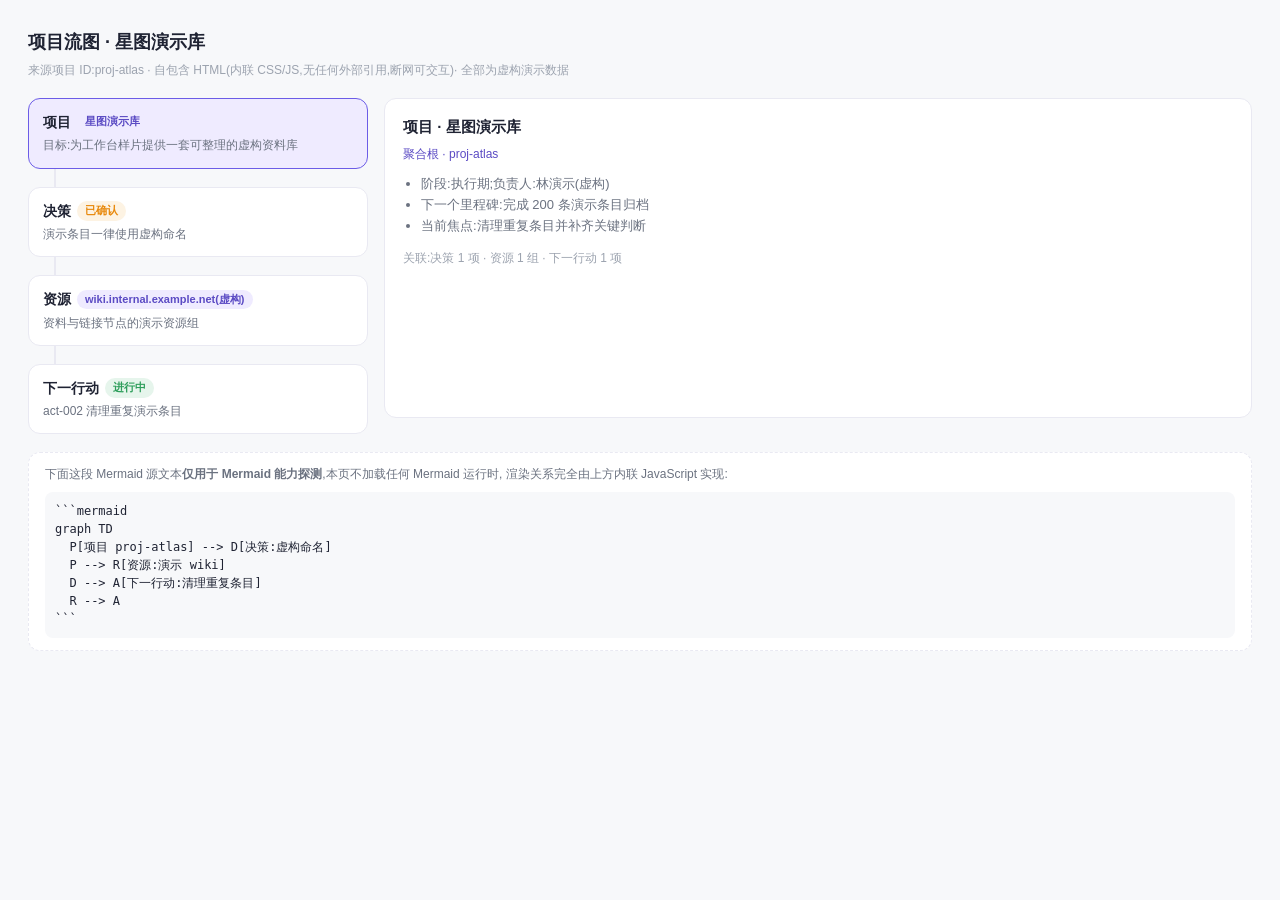
<file: workbench/artifacts/project-flow.html>
<!DOCTYPE html>
<html lang="zh-CN">
<head>
<meta charset="utf-8">
<title>项目流图 · proj-atlas(演示 Artifact)</title>
<style>
  :root {
    --canvas: #F7F8FA; --card: #FFFFFF; --border: #E9E9F2;
    --purple: #6C5CE7; --purple-deep: #5B4BC4; --purple-soft: #EFEBFF;
    --orange: #E8890C; --orange-soft: #FDF3E3;
    --text: #1F2333; --sub: #6B7280; --faint: #9CA3AF;
  }
  * { box-sizing: border-box; margin: 0; padding: 0; }
  body { background: var(--canvas); color: var(--text);
         font: 14px/1.6 -apple-system, "PingFang SC", "Microsoft YaHei", sans-serif; padding: 28px; }
  header { margin-bottom: 18px; }
  h1 { font-size: 18px; }
  .meta { color: var(--faint); font-size: 12px; margin-top: 4px; }
  .wrap { display: flex; gap: 16px; align-items: flex-start; }
  .flow { display: flex; flex-direction: column; gap: 0; width: 340px; }
  .node { background: var(--card); border: 1px solid var(--border); border-radius: 12px;
          padding: 12px 14px; cursor: pointer; transition: border-color .15s; }
  .node:hover { border-color: var(--purple); }
  .node.active { border-color: var(--purple); background: var(--purple-soft); }
  .node h2 { font-size: 14px; display: flex; align-items: center; gap: 6px; }
  .node p { font-size: 12px; color: var(--sub); margin-top: 3px; }
  .node .tag { font-size: 11px; border-radius: 99px; padding: 1px 8px; }
  .tag.decision { background: var(--orange-soft); color: var(--orange); }
  .tag.resource { background: var(--purple-soft); color: var(--purple-deep); }
  .tag.action   { background: #E6F5EC; color: #2E9E5B; }
  .arrow { width: 2px; height: 18px; background: var(--border); margin-left: 26px; }
  .detail { flex: 1; background: var(--card); border: 1px solid var(--border);
            border-radius: 12px; padding: 16px 18px; min-height: 320px; }
  .detail h3 { font-size: 15px; margin-bottom: 6px; }
  .detail .kind { font-size: 12px; color: var(--purple-deep); margin-bottom: 10px; }
  .detail ul { margin: 8px 0 0 18px; color: var(--sub); font-size: 13px; }
  .detail .rel { margin-top: 12px; font-size: 12px; color: var(--faint); }
  .note { margin-top: 18px; background: var(--card); border: 1px dashed var(--border);
          border-radius: 12px; padding: 12px 16px; font-size: 12px; color: var(--sub); }
  .note code { display: block; white-space: pre-wrap; margin-top: 8px;
               background: var(--canvas); border-radius: 8px; padding: 10px;
               font: 12px/1.5 ui-monospace, Menlo, monospace; color: var(--text); }
</style>
</head>
<body>
<header>
  <h1>项目流图 · 星图演示库</h1>
  <div class="meta">来源项目 ID:proj-atlas · 自包含 HTML(内联 CSS/JS,无任何外部引用,断网可交互)· 全部为虚构演示数据</div>
</header>

<div class="wrap">
  <div class="flow" id="flow">
    <div class="node" data-id="project" onclick="selectNode('project')">
      <h2>项目 <span class="tag resource">星图演示库</span></h2>
      <p>目标:为工作台样片提供一套可整理的虚构资料库</p>
    </div>
    <div class="arrow"></div>
    <div class="node" data-id="decision" onclick="selectNode('decision')">
      <h2>决策 <span class="tag decision">已确认</span></h2>
      <p>演示条目一律使用虚构命名</p>
    </div>
    <div class="arrow"></div>
    <div class="node" data-id="resource" onclick="selectNode('resource')">
      <h2>资源 <span class="tag resource">wiki.internal.example.net(虚构)</span></h2>
      <p>资料与链接节点的演示资源组</p>
    </div>
    <div class="arrow"></div>
    <div class="node" data-id="action" onclick="selectNode('action')">
      <h2>下一行动 <span class="tag action">进行中</span></h2>
      <p>act-002 清理重复演示条目</p>
    </div>
  </div>

  <div class="detail" id="detail"></div>
</div>

<div class="note">
  下面这段 Mermaid 源文本<b>仅用于 Mermaid 能力探测</b>,本页不加载任何 Mermaid 运行时,
  渲染关系完全由上方内联 JavaScript 实现:
<code>```mermaid
graph TD
  P[项目 proj-atlas] --> D[决策:虚构命名]
  P --> R[资源:演示 wiki]
  D --> A[下一行动:清理重复条目]
  R --> A
```</code>
</div>

<script>
  var NODES = {
    project: {
      title: "项目 · 星图演示库",
      kind: "聚合根 · proj-atlas",
      items: [
        "阶段:执行期;负责人:林演示(虚构)",
        "下一个里程碑:完成 200 条演示条目归档",
        "当前焦点:清理重复条目并补齐关键判断"
      ],
      rel: "关联:决策 1 项 · 资源 1 组 · 下一行动 1 项"
    },
    decision: {
      title: "决策 · 演示条目一律使用虚构命名",
      kind: "Decision(关键判断)",
      items: [
        "确认时间:演示数据,相对今天 -3 天",
        "影响范围:全部演示条目与对外材料",
        "状态:已确认(绿色)"
      ],
      rel: "上游:项目 proj-atlas · 下游:下一行动 act-002"
    },
    resource: {
      title: "资源 · 演示 wiki 链接组",
      kind: "Resource(资料与链接)",
      items: [
        "演示链接:https://wiki.internal.example.net/atlas(虚构占位域名)",
        "类型:内网链接(演示);不含任何真实凭据",
        "最后使用:演示数据"
      ],
      rel: "上游:项目 proj-atlas · 下游:下一行动 act-002"
    },
    action: {
      title: "下一行动 · 清理重复演示条目",
      kind: "Action(act-002 · 进行中)",
      items: [
        "最近一次有意义更新:20 天前(已进入长期停滞)",
        "等待 AI Proposal 确认后可恢复/调整",
        "接受 Proposal 前正式状态不变"
      ],
      rel: "上游:决策(虚构命名) · 资源(演示 wiki) · 归属:proj-atlas"
    }
  };

  function selectNode(id) {
    var nodes = document.querySelectorAll(".node");
    for (var i = 0; i < nodes.length; i++) {
      nodes[i].classList.toggle("active", nodes[i].getAttribute("data-id") === id);
    }
    var data = NODES[id];
    var detail = document.getElementById("detail");
    var html = "<h3>" + data.title + "</h3><div class='kind'>" + data.kind + "</div><ul>";
    for (var j = 0; j < data.items.length; j++) {
      html += "<li>" + data.items[j] + "</li>";
    }
    html += "</ul><div class='rel'>" + data.rel + "</div>";
    detail.innerHTML = html;
  }

  selectNode("project");
</script>
</body>
</html>
</file>
